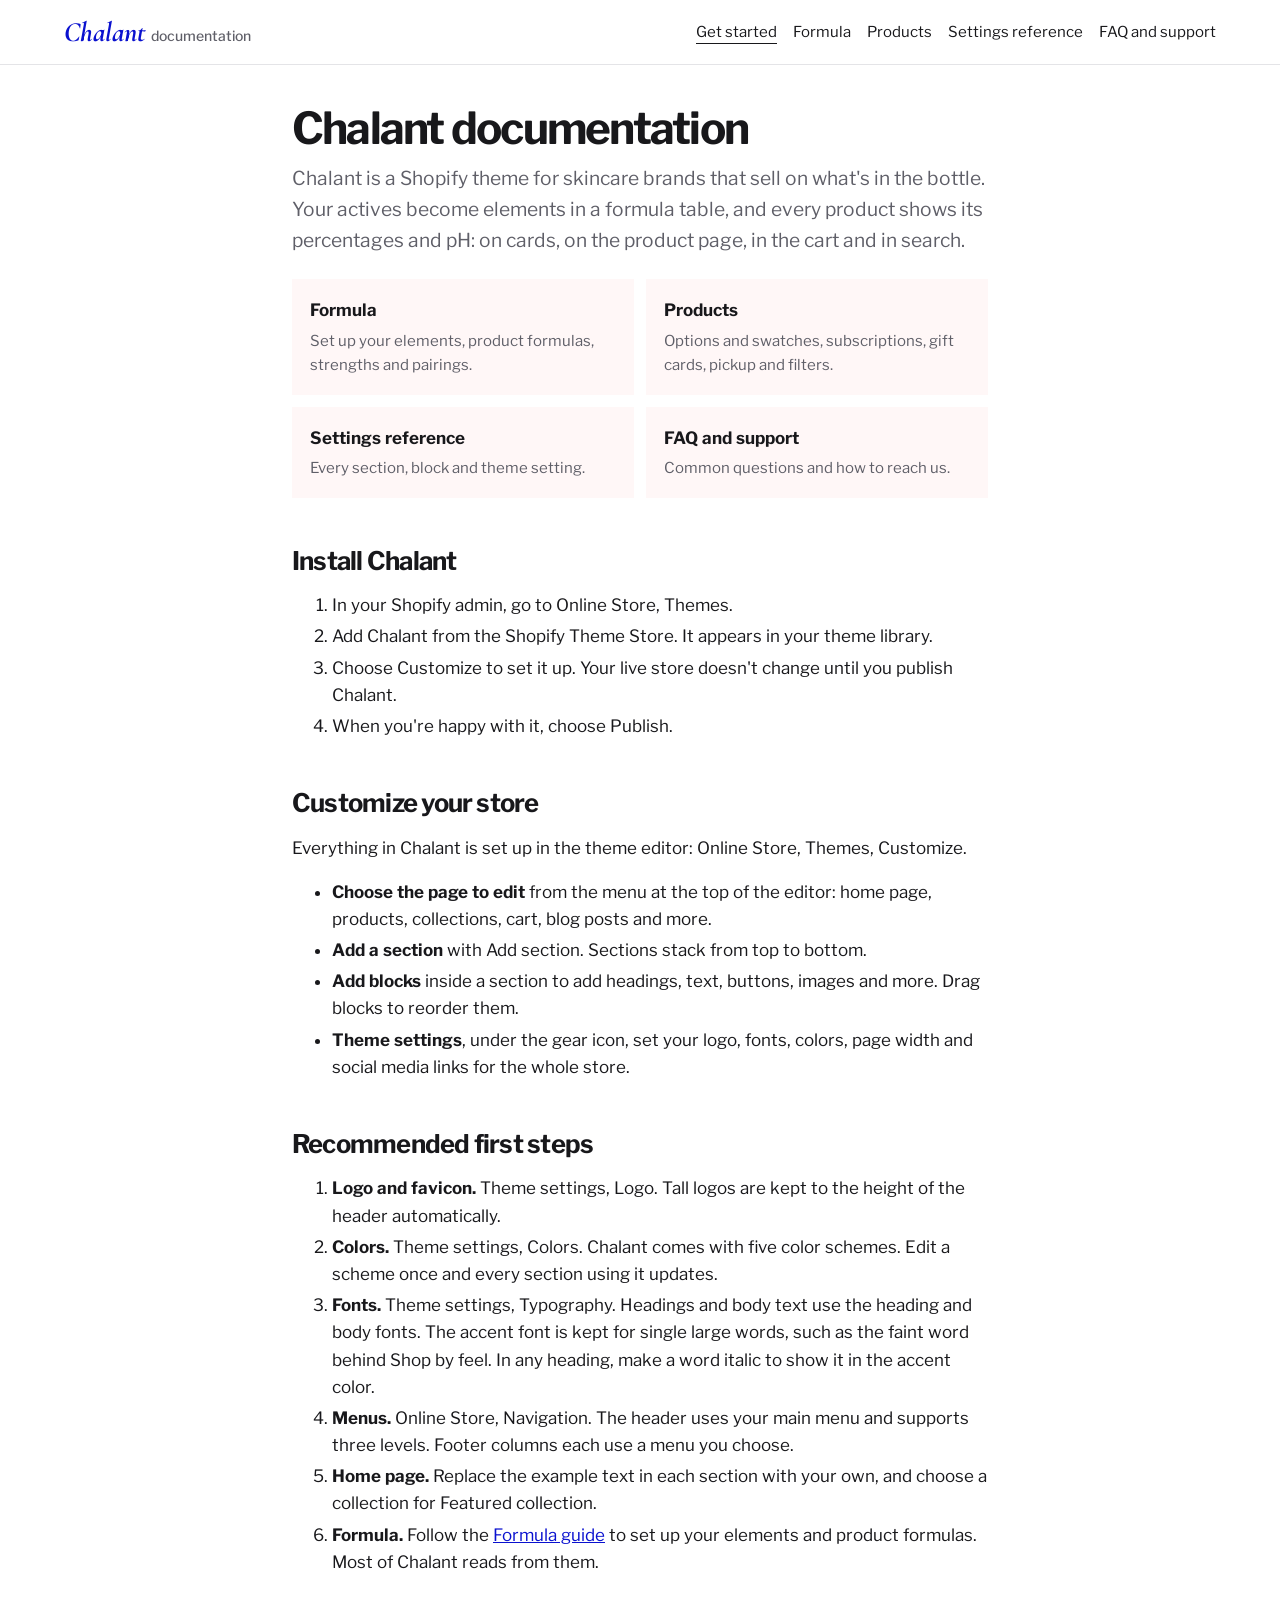
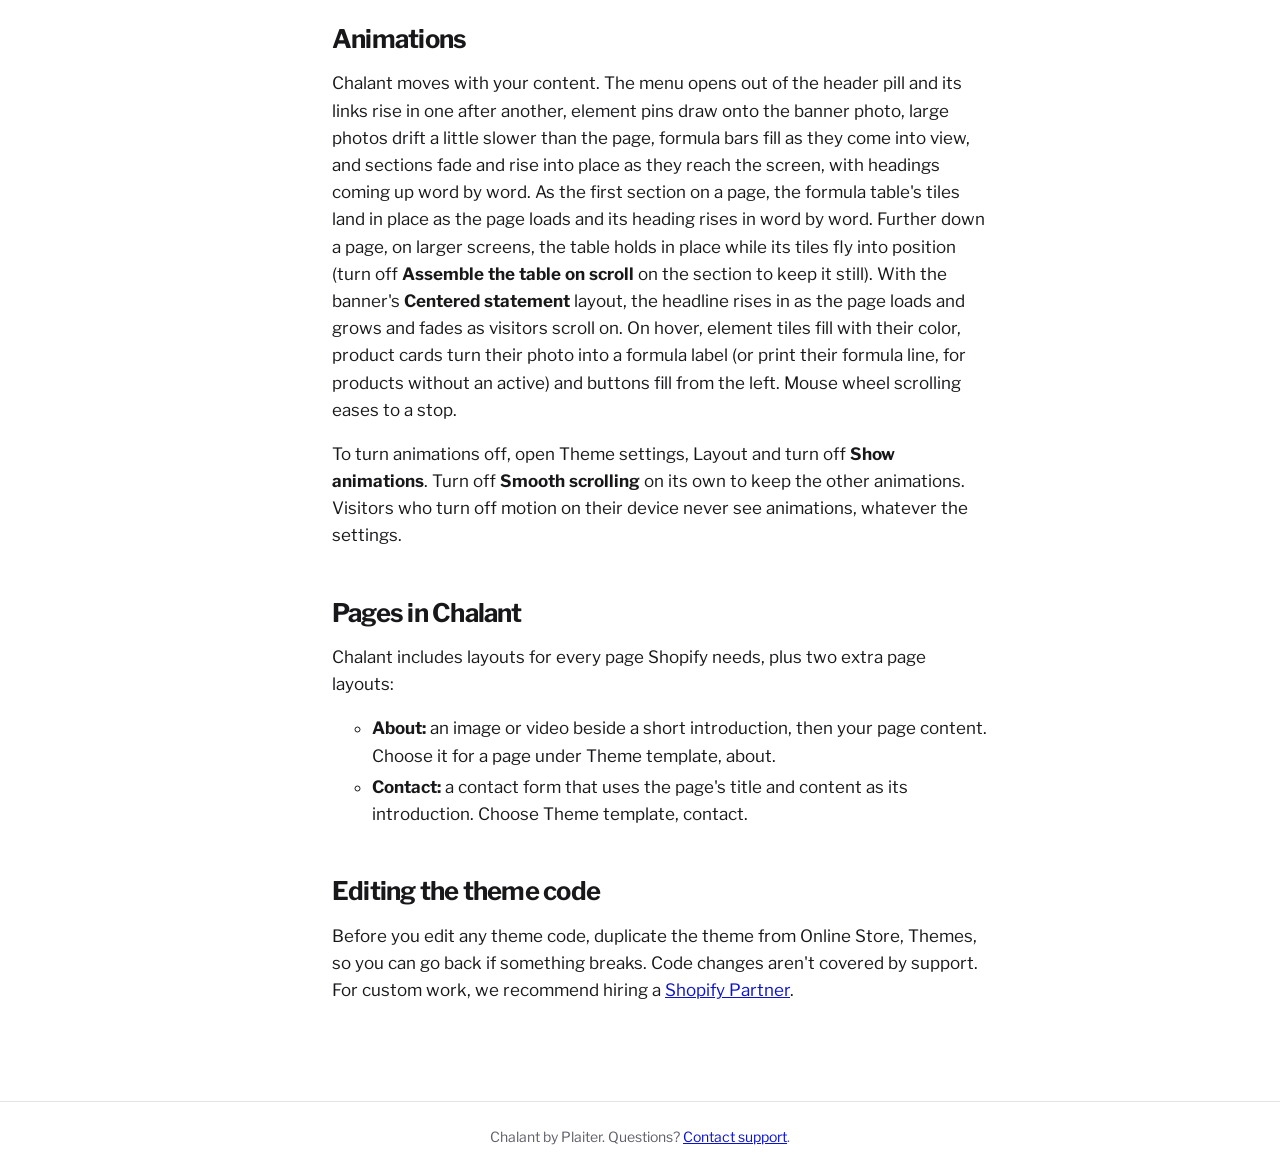
<file: index.html>
<!doctype html>
<html lang="en">
<head>
<meta charset="utf-8">
<meta name="viewport" content="width=device-width, initial-scale=1">
<title>Get started – Chalant documentation</title>
<meta name="description" content="Documentation for Chalant, a Shopify theme for skincare and beauty brands.">
<link rel="preconnect" href="https://fonts.googleapis.com">
<link rel="stylesheet" href="https://fonts.googleapis.com/css2?family=Cormorant:ital,wght@1,700&family=Libre+Franklin:wght@400;500;600;700&display=swap">
<link rel="stylesheet" href="style.css">
</head>
<body>
<a class="skip" href="#content">Skip to content</a>
<header class="top"><div class="top-inner"><a class="brand" href="index.html">Chalant<span>documentation</span></a><nav aria-label="Documentation"><a href="index.html" aria-current="page">Get started</a><a href="formula.html">Formula</a><a href="products.html">Products</a><a href="settings.html">Settings reference</a><a href="faq.html">FAQ and support</a></nav></div></header>
<main id="content">

<h1>Chalant documentation</h1>
<p class="lede">Chalant is a Shopify theme for skincare brands that sell on what's in the bottle. Your actives become elements in a formula table, and every product shows its percentages and pH: on cards, on the product page, in the cart and in search.</p>

<div class="cards">
  <a class="card" href="formula.html"><strong>Formula</strong><span>Set up your elements, product formulas, strengths and pairings.</span></a>
  <a class="card" href="products.html"><strong>Products</strong><span>Options and swatches, subscriptions, gift cards, pickup and filters.</span></a>
  <a class="card" href="settings.html"><strong>Settings reference</strong><span>Every section, block and theme setting.</span></a>
  <a class="card" href="faq.html"><strong>FAQ and support</strong><span>Common questions and how to reach us.</span></a>
</div>

<h2 id="install">Install Chalant</h2>
<ol>
  <li>In your Shopify admin, go to Online Store, Themes.</li>
  <li>Add Chalant from the Shopify Theme Store. It appears in your theme library.</li>
  <li>Choose Customize to set it up. Your live store doesn't change until you publish Chalant.</li>
  <li>When you're happy with it, choose Publish.</li>
</ol>

<h2 id="customize">Customize your store</h2>
<p>Everything in Chalant is set up in the theme editor: Online Store, Themes, Customize.</p>
<ul>
  <li><strong>Choose the page to edit</strong> from the menu at the top of the editor: home page, products, collections, cart, blog posts and more.</li>
  <li><strong>Add a section</strong> with Add section. Sections stack from top to bottom.</li>
  <li><strong>Add blocks</strong> inside a section to add headings, text, buttons, images and more. Drag blocks to reorder them.</li>
  <li><strong>Theme settings</strong>, under the gear icon, set your logo, fonts, colors, page width and social media links for the whole store.</li>
</ul>

<h2 id="first-steps">Recommended first steps</h2>
<ol>
  <li><strong>Logo and favicon.</strong> Theme settings, Logo. Tall logos are kept to the height of the header automatically.</li>
  <li><strong>Colors.</strong> Theme settings, Colors. Chalant comes with five color schemes. Edit a scheme once and every section using it updates.</li>
  <li><strong>Fonts.</strong> Theme settings, Typography. Headings and body text use the heading and body fonts. The accent font is kept for single large words, such as the faint word behind Shop by feel. In any heading, make a word italic to show it in the accent color.</li>
  <li><strong>Menus.</strong> Online Store, Navigation. The header uses your main menu and supports three levels. Footer columns each use a menu you choose.</li>
  <li><strong>Home page.</strong> Replace the example text in each section with your own, and choose a collection for Featured collection.</li>
  <li><strong>Formula.</strong> Follow the <a href="formula.html">Formula guide</a> to set up your elements and product formulas. Most of Chalant reads from them.</li>
</ul>

<h2 id="animations">Animations</h2>
<p>Chalant moves with your content. The menu opens out of the header pill and its links rise in one after another, element pins draw onto the banner photo, large photos drift a little slower than the page, formula bars fill as they come into view, and sections fade and rise into place as they reach the screen, with headings coming up word by word. As the first section on a page, the formula table's tiles land in place as the page loads and its heading rises in word by word. Further down a page, on larger screens, the table holds in place while its tiles fly into position (turn off <strong>Assemble the table on scroll</strong> on the section to keep it still). With the banner's <strong>Centered statement</strong> layout, the headline rises in as the page loads and grows and fades as visitors scroll on. On hover, element tiles fill with their color, product cards turn their photo into a formula label (or print their formula line, for products without an active) and buttons fill from the left. Mouse wheel scrolling eases to a stop.</p>
<p>To turn animations off, open Theme settings, Layout and turn off <strong>Show animations</strong>. Turn off <strong>Smooth scrolling</strong> on its own to keep the other animations. Visitors who turn off motion on their device never see animations, whatever the settings.</p>

<h2 id="templates">Pages in Chalant</h2>
<p>Chalant includes layouts for every page Shopify needs, plus two extra page layouts:</p>
<ul>
  <li><strong>About:</strong> an image or video beside a short introduction, then your page content. Choose it for a page under Theme template, about.</li>
  <li><strong>Contact:</strong> a contact form that uses the page's title and content as its introduction. Choose Theme template, contact.</li>
</ul>

<h2 id="code">Editing the theme code</h2>
<p>Before you edit any theme code, duplicate the theme from Online Store, Themes, so you can go back if something breaks. Code changes aren't covered by support. For custom work, we recommend hiring a <a href="https://www.shopify.com/partners/directory">Shopify Partner</a>.</p>

</main>
<footer>Chalant by Plaiter. Questions? <a href="https://form.jotform.com/262867756735071">Contact support</a>.</footer>
</body>
</html>
</file>
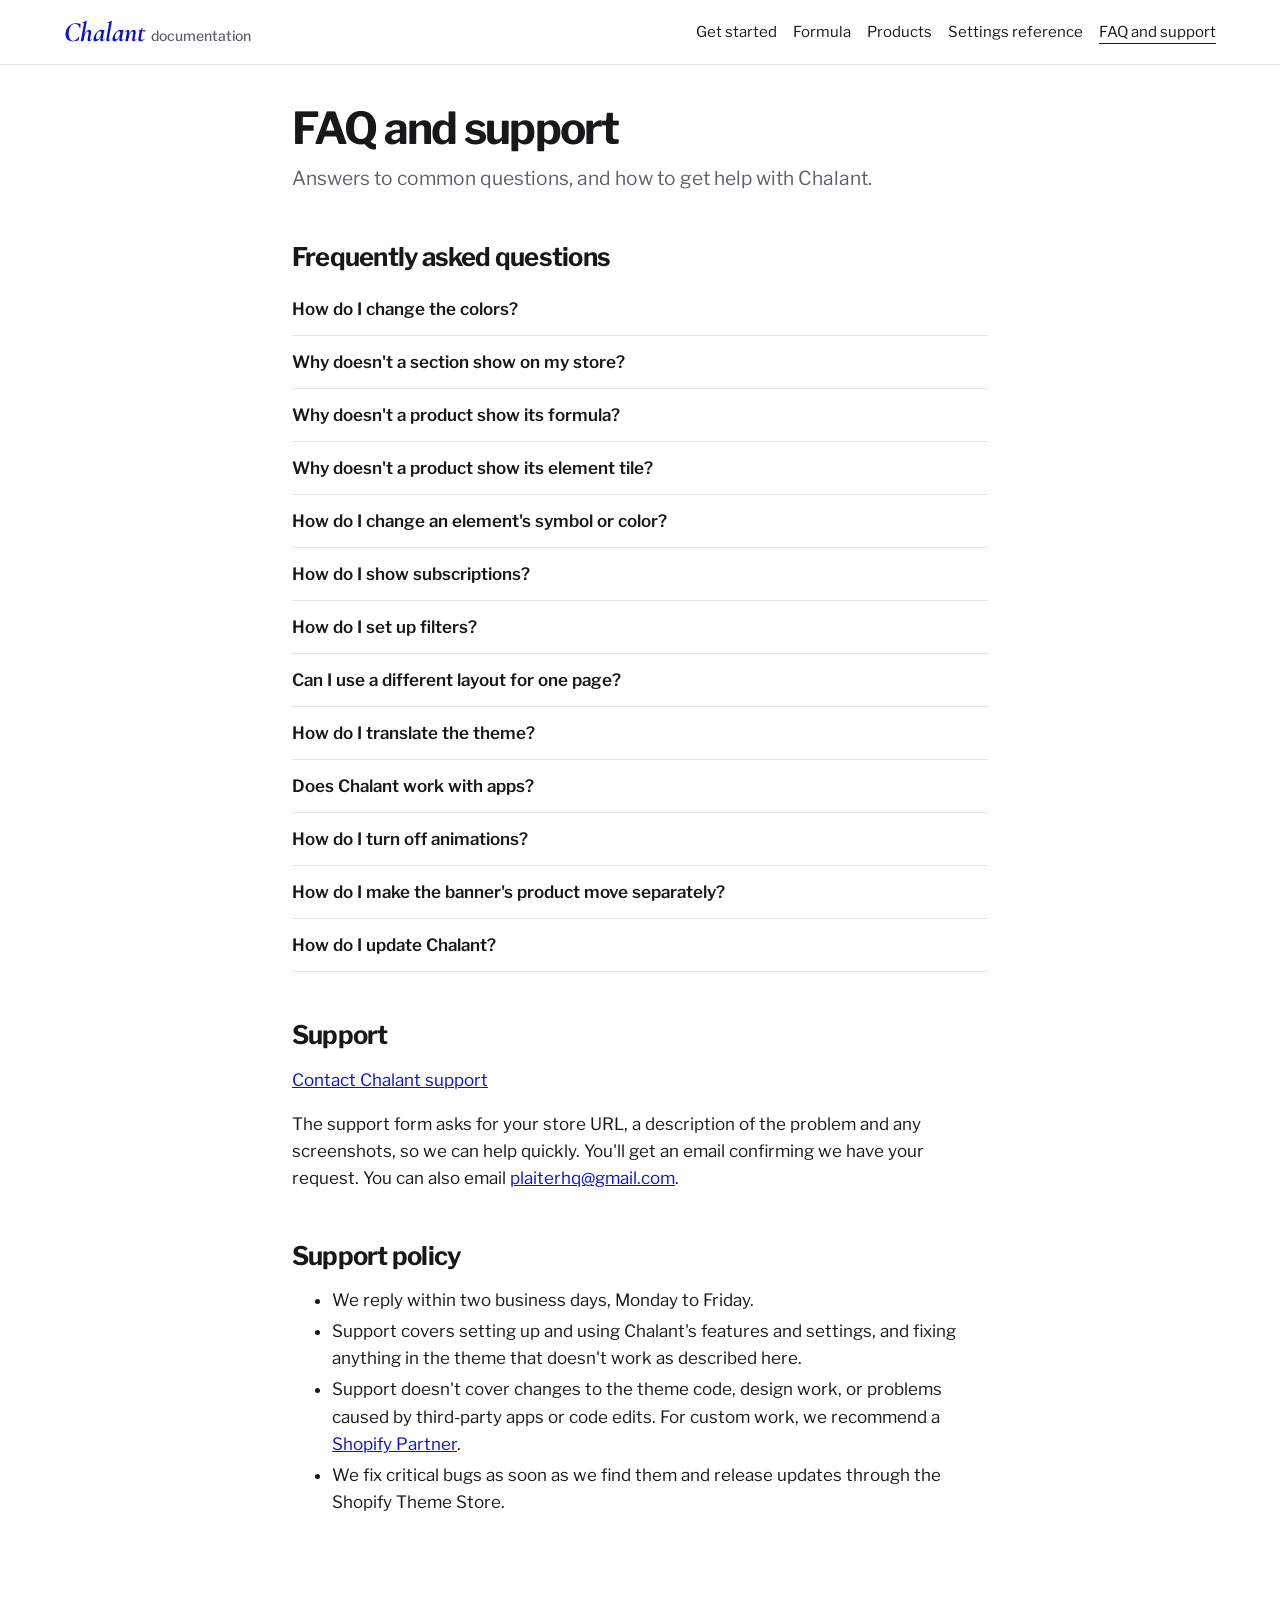
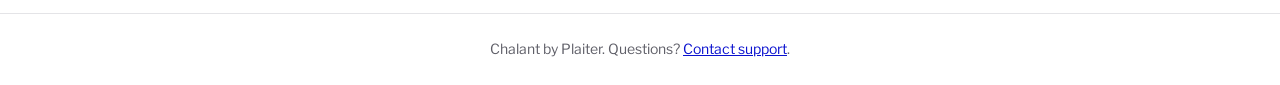
<file: faq.html>
<!doctype html>
<html lang="en">
<head>
<meta charset="utf-8">
<meta name="viewport" content="width=device-width, initial-scale=1">
<title>FAQ and support – Chalant documentation</title>
<meta name="description" content="Documentation for Chalant, a Shopify theme for skincare and beauty brands.">
<link rel="preconnect" href="https://fonts.googleapis.com">
<link rel="stylesheet" href="https://fonts.googleapis.com/css2?family=Cormorant:ital,wght@1,700&family=Libre+Franklin:wght@400;500;600;700&display=swap">
<link rel="stylesheet" href="style.css">
</head>
<body>
<a class="skip" href="#content">Skip to content</a>
<header class="top"><div class="top-inner"><a class="brand" href="index.html">Chalant<span>documentation</span></a><nav aria-label="Documentation"><a href="index.html">Get started</a><a href="formula.html">Formula</a><a href="products.html">Products</a><a href="settings.html">Settings reference</a><a href="faq.html" aria-current="page">FAQ and support</a></nav></div></header>
<main id="content">
<h1>FAQ and support</h1>
<p class="lede">Answers to common questions, and how to get help with Chalant.</p>
<h2 id="faq">Frequently asked questions</h2>
<details><summary>How do I change the colors?</summary><p>In the theme editor, open Theme settings, Colors. Edit a color scheme and every section using it updates. Each section has a Color scheme setting to pick which scheme it uses.</p></details>
<details><summary>Why doesn&#x27;t a section show on my store?</summary><p>Statistics, Testimonials and FAQ sections with no blocks, Pairs well with on a product with no pairings, the cart&#x27;s formula check on an empty cart, and a Featured collection whose collection is empty are hidden from shoppers. They still show in the theme editor so you can finish setting them up.</p></details>
<details><summary>Why doesn&#x27;t a product show its formula?</summary><p>Check that the product has the Formula metafield (chalant.formula) filled in with at least one ingredient whose role is active. See the Formula guide.</p></details>
<details><summary>Why doesn&#x27;t a product show its element tile?</summary><p>The product needs to be in one of the collections chosen as Element collections in Theme settings, Formula table.</p></details>
<details><summary>How do I change an element&#x27;s symbol or color?</summary><p>Add the Symbol and Tint metafields to the collection. Without them, the symbol is the first two letters of the title and the color comes from Chalant&#x27;s palette.</p></details>
<details><summary>How do I show subscriptions?</summary><p>Install a subscription app and add a subscription plan to the product. Purchase options appear on the product page automatically.</p></details>
<details><summary>How do I set up filters?</summary><p>Install Shopify&#x27;s Search and Discovery app and choose your filters there. Turn filtering on in the Collection and Search results sections.</p></details>
<details><summary>Can I use a different layout for one page?</summary><p>Yes. In the theme editor, create a template from the page menu at the top, set it up, then choose it for the page in your admin under Theme template.</p></details>
<details><summary>How do I translate the theme?</summary><p>Go to Online Store, Themes, then the menu next to Customize, Edit default theme content. Add languages in Settings, Languages, and use the Translate and Adapt app for content.</p></details>
<details><summary>Does Chalant work with apps?</summary><p>Yes. Product pages, featured products and most sections accept app blocks. Choose Add block, Apps in the theme editor. Apps that need code changes may need help from the app developer.</p></details>
<details><summary>How do I turn off animations?</summary><p>In Theme settings, Layout, turn off Show animations, or only Smooth scrolling. Visitors who reduce motion on their device never see animations.</p></details>
<details><summary>How do I make the banner&#x27;s product move separately?</summary><p>In the Image banner section, add a Foreground image: a transparent PNG the same size as the main image, with only the product on it. It drifts at its own speed as visitors scroll.</p></details>
<details><summary>How do I update Chalant?</summary><p>When a new version is released, Shopify shows it in your theme library. Updating adds the new version as a copy with your settings, so you can check it before publishing.</p></details>
<h2 id="support">Support</h2>
<p><a class="button" href="https://form.jotform.com/262867756735071">Contact Chalant support</a></p>
<p>The support form asks for your store URL, a description of the problem and any screenshots, so we can help quickly. You'll get an email confirming we have your request. You can also email <a href="mailto:plaiterhq@gmail.com">plaiterhq@gmail.com</a>.</p>

<h2 id="policy">Support policy</h2>
<ul>
  <li>We reply within two business days, Monday to Friday.</li>
  <li>Support covers setting up and using Chalant's features and settings, and fixing anything in the theme that doesn't work as described here.</li>
  <li>Support doesn't cover changes to the theme code, design work, or problems caused by third-party apps or code edits. For custom work, we recommend a <a href="https://www.shopify.com/partners/directory">Shopify Partner</a>.</li>
  <li>We fix critical bugs as soon as we find them and release updates through the Shopify Theme Store.</li>
</ul>

</main>
<footer>Chalant by Plaiter. Questions? <a href="https://form.jotform.com/262867756735071">Contact support</a>.</footer>
</body>
</html>
</file>
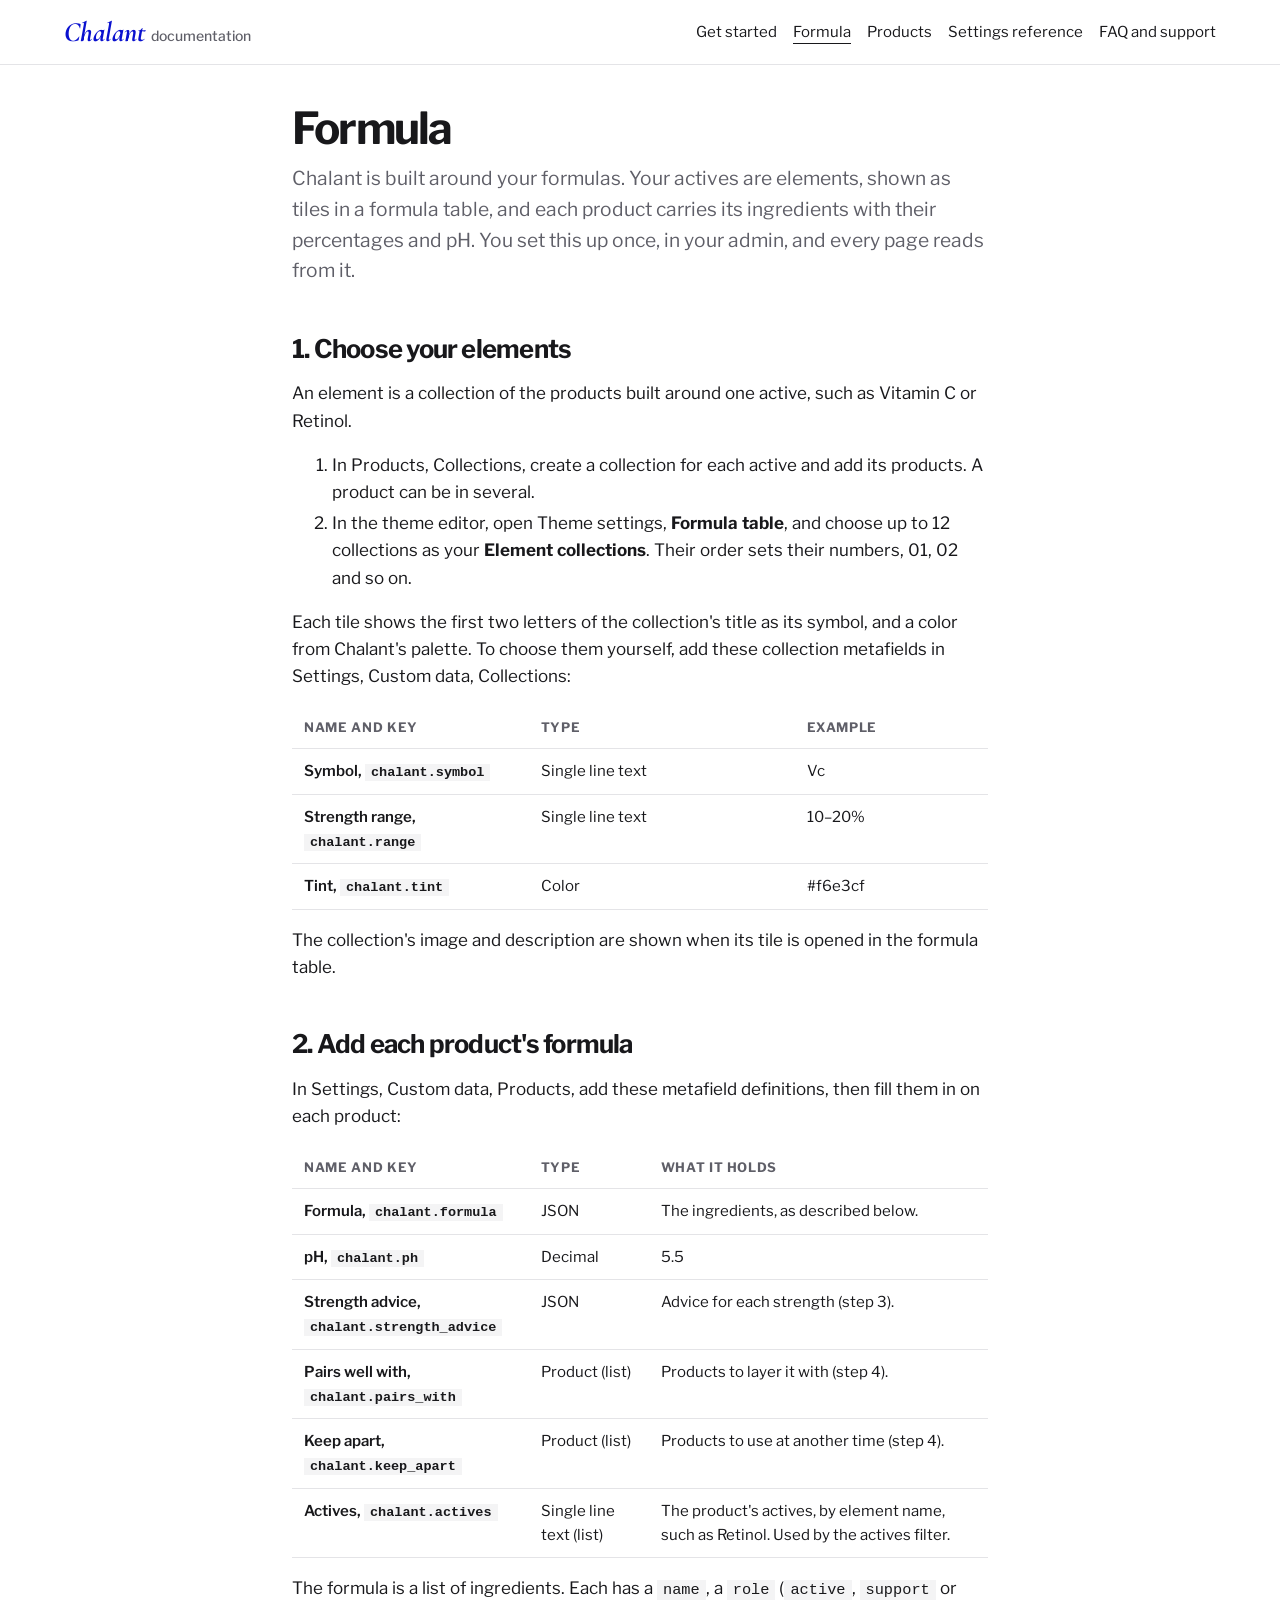
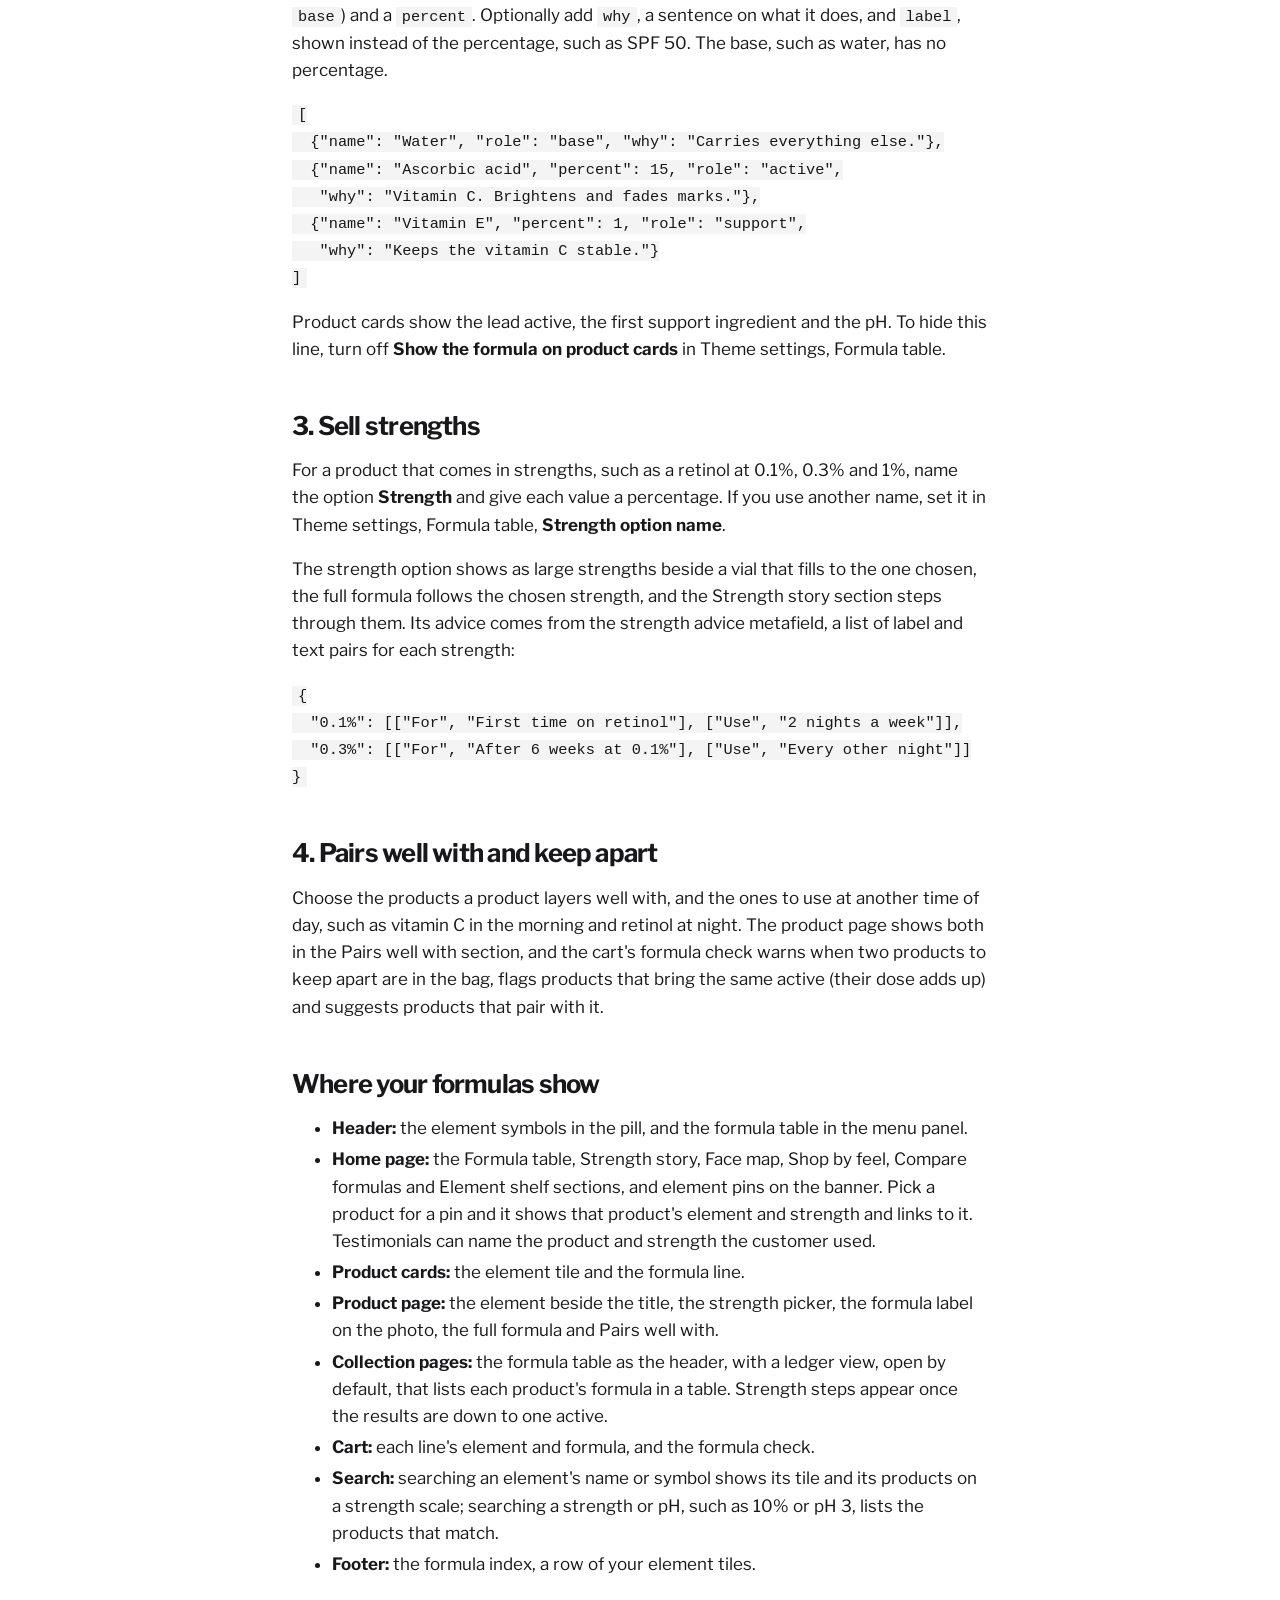
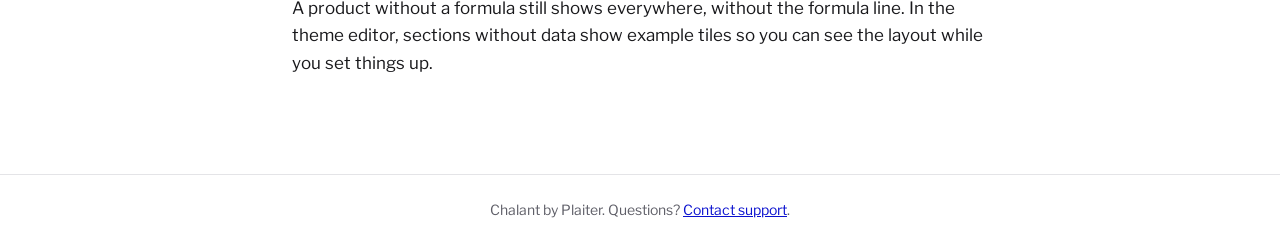
<file: formula.html>
<!doctype html>
<html lang="en">
<head>
<meta charset="utf-8">
<meta name="viewport" content="width=device-width, initial-scale=1">
<title>Formula – Chalant documentation</title>
<meta name="description" content="Documentation for Chalant, a Shopify theme for skincare and beauty brands.">
<link rel="preconnect" href="https://fonts.googleapis.com">
<link rel="stylesheet" href="https://fonts.googleapis.com/css2?family=Cormorant:ital,wght@1,700&family=Libre+Franklin:wght@400;500;600;700&display=swap">
<link rel="stylesheet" href="style.css">
</head>
<body>
<a class="skip" href="#content">Skip to content</a>
<header class="top"><div class="top-inner"><a class="brand" href="index.html">Chalant<span>documentation</span></a><nav aria-label="Documentation"><a href="index.html">Get started</a><a href="formula.html" aria-current="page">Formula</a><a href="products.html">Products</a><a href="settings.html">Settings reference</a><a href="faq.html">FAQ and support</a></nav></div></header>
<main id="content">

<h1>Formula</h1>
<p class="lede">Chalant is built around your formulas. Your actives are elements, shown as tiles in a formula table, and each product carries its ingredients with their percentages and pH. You set this up once, in your admin, and every page reads from it.</p>

<h2 id="elements">1. Choose your elements</h2>
<p>An element is a collection of the products built around one active, such as Vitamin C or Retinol.</p>
<ol>
  <li>In Products, Collections, create a collection for each active and add its products. A product can be in several.</li>
  <li>In the theme editor, open Theme settings, <strong>Formula table</strong>, and choose up to 12 collections as your <strong>Element collections</strong>. Their order sets their numbers, 01, 02 and so on.</li>
</ol>
<p>Each tile shows the first two letters of the collection's title as its symbol, and a color from Chalant's palette. To choose them yourself, add these collection metafields in Settings, Custom data, Collections:</p>
<div class="table"><table><thead><tr><th scope="col">Name and key</th><th scope="col">Type</th><th scope="col">Example</th></tr></thead><tbody>
<tr><th scope="row">Symbol, <code>chalant.symbol</code></th><td>Single line text</td><td>Vc</td></tr>
<tr><th scope="row">Strength range, <code>chalant.range</code></th><td>Single line text</td><td>10&ndash;20%</td></tr>
<tr><th scope="row">Tint, <code>chalant.tint</code></th><td>Color</td><td>#f6e3cf</td></tr>
</tbody></table></div>
<p>The collection's image and description are shown when its tile is opened in the formula table.</p>

<h2 id="formula">2. Add each product's formula</h2>
<p>In Settings, Custom data, Products, add these metafield definitions, then fill them in on each product:</p>
<div class="table"><table><thead><tr><th scope="col">Name and key</th><th scope="col">Type</th><th scope="col">What it holds</th></tr></thead><tbody>
<tr><th scope="row">Formula, <code>chalant.formula</code></th><td>JSON</td><td>The ingredients, as described below.</td></tr>
<tr><th scope="row">pH, <code>chalant.ph</code></th><td>Decimal</td><td>5.5</td></tr>
<tr><th scope="row">Strength advice, <code>chalant.strength_advice</code></th><td>JSON</td><td>Advice for each strength (step 3).</td></tr>
<tr><th scope="row">Pairs well with, <code>chalant.pairs_with</code></th><td>Product (list)</td><td>Products to layer it with (step 4).</td></tr>
<tr><th scope="row">Keep apart, <code>chalant.keep_apart</code></th><td>Product (list)</td><td>Products to use at another time (step 4).</td></tr>
<tr><th scope="row">Actives, <code>chalant.actives</code></th><td>Single line text (list)</td><td>The product's actives, by element name, such as Retinol. Used by the actives filter.</td></tr>
</tbody></table></div>
<p>The formula is a list of ingredients. Each has a <code>name</code>, a <code>role</code> (<code>active</code>, <code>support</code> or <code>base</code>) and a <code>percent</code>. Optionally add <code>why</code>, a sentence on what it does, and <code>label</code>, shown instead of the percentage, such as SPF 50. The base, such as water, has no percentage.</p>
<pre><code>[
  {"name": "Water", "role": "base", "why": "Carries everything else."},
  {"name": "Ascorbic acid", "percent": 15, "role": "active",
   "why": "Vitamin C. Brightens and fades marks."},
  {"name": "Vitamin E", "percent": 1, "role": "support",
   "why": "Keeps the vitamin C stable."}
]</code></pre>
<p>Product cards show the lead active, the first support ingredient and the pH. To hide this line, turn off <strong>Show the formula on product cards</strong> in Theme settings, Formula table.</p>

<h2 id="strengths">3. Sell strengths</h2>
<p>For a product that comes in strengths, such as a retinol at 0.1%, 0.3% and 1%, name the option <strong>Strength</strong> and give each value a percentage. If you use another name, set it in Theme settings, Formula table, <strong>Strength option name</strong>.</p>
<p>The strength option shows as large strengths beside a vial that fills to the one chosen, the full formula follows the chosen strength, and the Strength story section steps through them. Its advice comes from the strength advice metafield, a list of label and text pairs for each strength:</p>
<pre><code>{
  "0.1%": [["For", "First time on retinol"], ["Use", "2 nights a week"]],
  "0.3%": [["For", "After 6 weeks at 0.1%"], ["Use", "Every other night"]]
}</code></pre>

<h2 id="pairs">4. Pairs well with and keep apart</h2>
<p>Choose the products a product layers well with, and the ones to use at another time of day, such as vitamin C in the morning and retinol at night. The product page shows both in the Pairs well with section, and the cart's formula check warns when two products to keep apart are in the bag, flags products that bring the same active (their dose adds up) and suggests products that pair with it.</p>

<h2 id="where">Where your formulas show</h2>
<ul>
  <li><strong>Header:</strong> the element symbols in the pill, and the formula table in the menu panel.</li>
  <li><strong>Home page:</strong> the Formula table, Strength story, Face map, Shop by feel, Compare formulas and Element shelf sections, and element pins on the banner. Pick a product for a pin and it shows that product's element and strength and links to it. Testimonials can name the product and strength the customer used.</li>
  <li><strong>Product cards:</strong> the element tile and the formula line.</li>
  <li><strong>Product page:</strong> the element beside the title, the strength picker, the formula label on the photo, the full formula and Pairs well with.</li>
  <li><strong>Collection pages:</strong> the formula table as the header, with a ledger view, open by default, that lists each product's formula in a table. Strength steps appear once the results are down to one active.</li>
  <li><strong>Cart:</strong> each line's element and formula, and the formula check.</li>
  <li><strong>Search:</strong> searching an element's name or symbol shows its tile and its products on a strength scale; searching a strength or pH, such as 10% or pH 3, lists the products that match.</li>
  <li><strong>Footer:</strong> the formula index, a row of your element tiles.</li>
</ul>
<p>A product without a formula still shows everywhere, without the formula line. In the theme editor, sections without data show example tiles so you can see the layout while you set things up.</p>

</main>
<footer>Chalant by Plaiter. Questions? <a href="https://form.jotform.com/262867756735071">Contact support</a>.</footer>
</body>
</html>
</file>
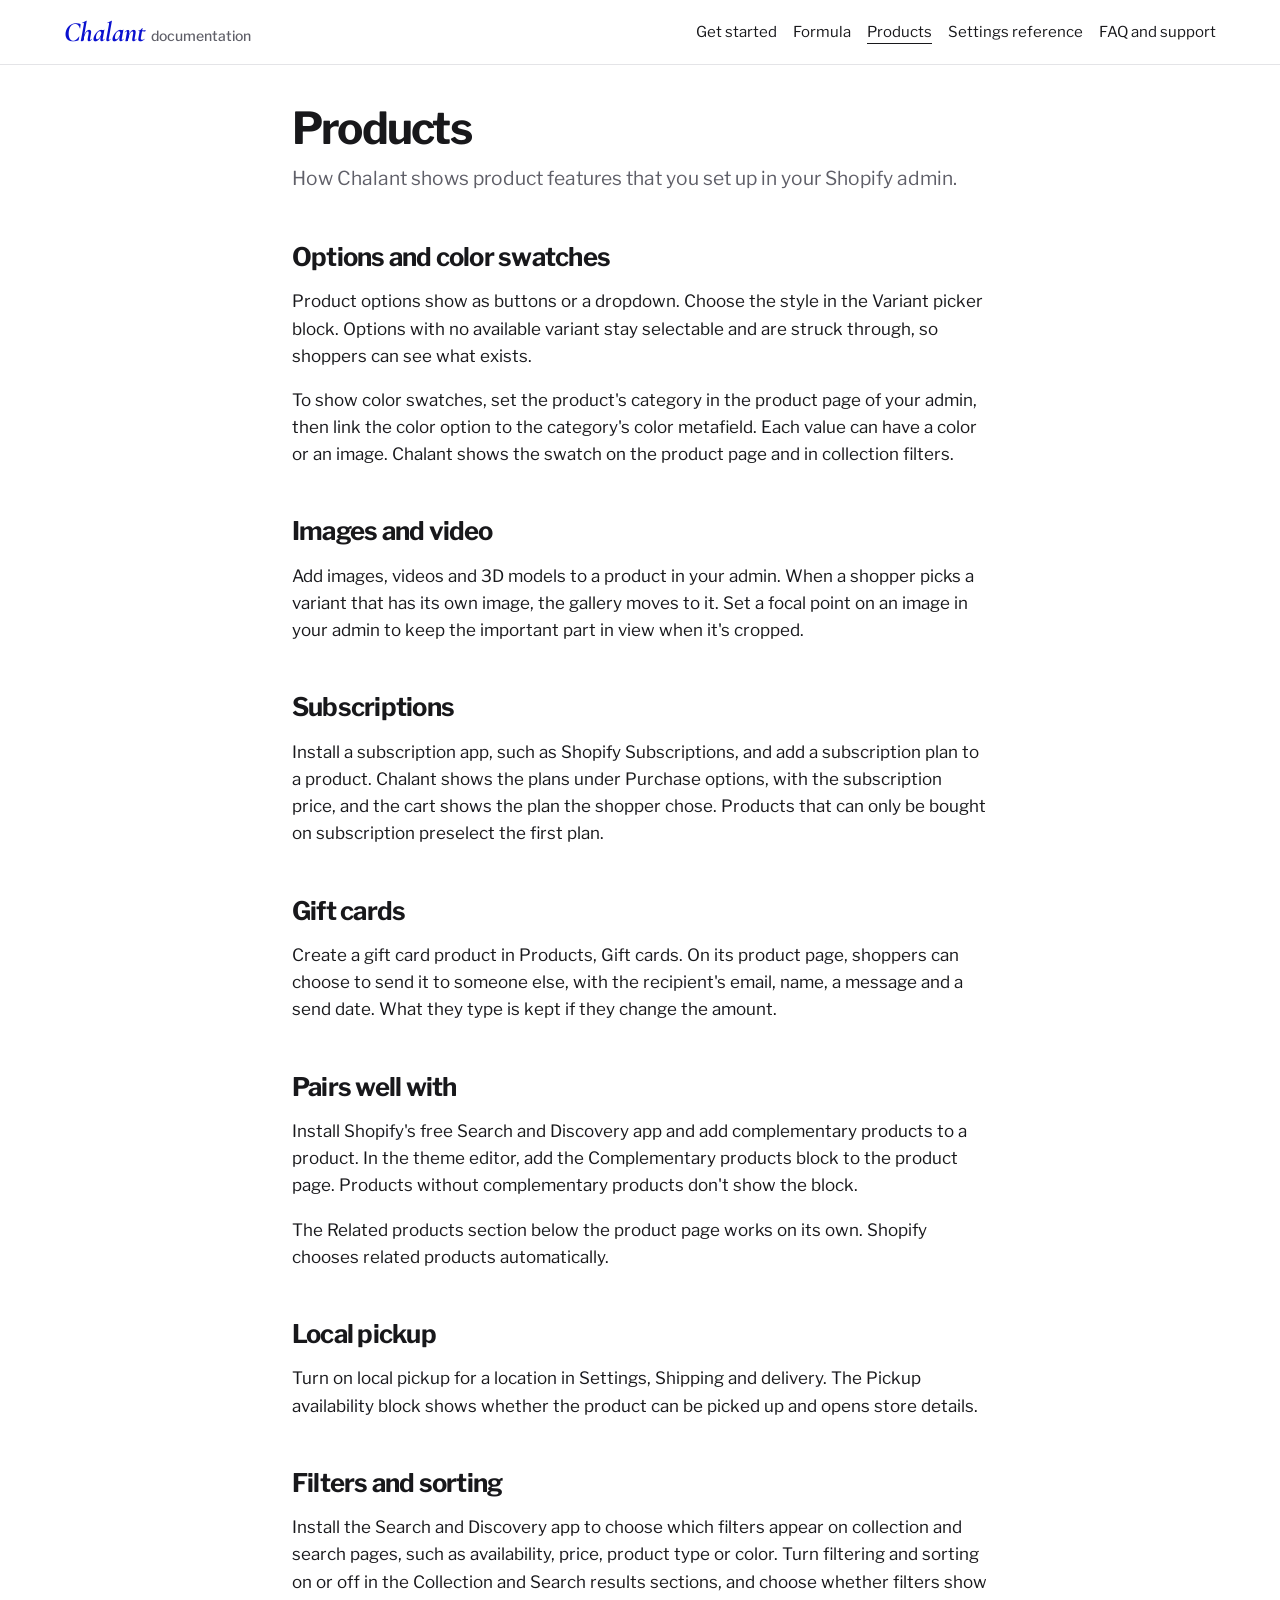
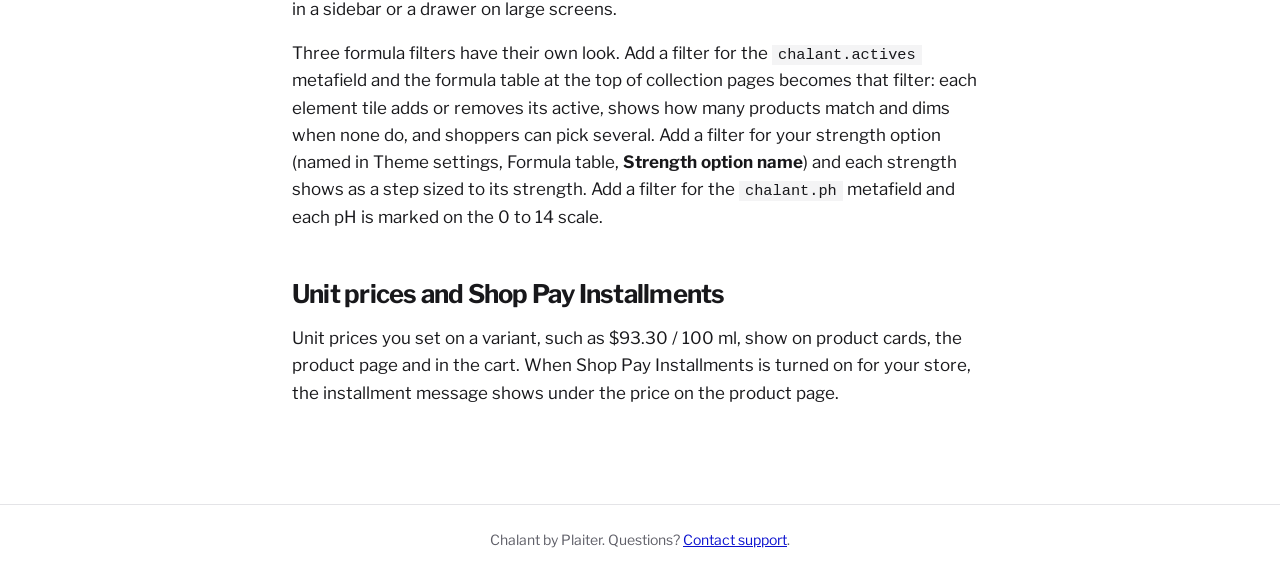
<file: products.html>
<!doctype html>
<html lang="en">
<head>
<meta charset="utf-8">
<meta name="viewport" content="width=device-width, initial-scale=1">
<title>Products – Chalant documentation</title>
<meta name="description" content="Documentation for Chalant, a Shopify theme for skincare and beauty brands.">
<link rel="preconnect" href="https://fonts.googleapis.com">
<link rel="stylesheet" href="https://fonts.googleapis.com/css2?family=Cormorant:ital,wght@1,700&family=Libre+Franklin:wght@400;500;600;700&display=swap">
<link rel="stylesheet" href="style.css">
</head>
<body>
<a class="skip" href="#content">Skip to content</a>
<header class="top"><div class="top-inner"><a class="brand" href="index.html">Chalant<span>documentation</span></a><nav aria-label="Documentation"><a href="index.html">Get started</a><a href="formula.html">Formula</a><a href="products.html" aria-current="page">Products</a><a href="settings.html">Settings reference</a><a href="faq.html">FAQ and support</a></nav></div></header>
<main id="content">

<h1>Products</h1>
<p class="lede">How Chalant shows product features that you set up in your Shopify admin.</p>

<h2 id="options">Options and color swatches</h2>
<p>Product options show as buttons or a dropdown. Choose the style in the Variant picker block. Options with no available variant stay selectable and are struck through, so shoppers can see what exists.</p>
<p>To show color swatches, set the product's category in the product page of your admin, then link the color option to the category's color metafield. Each value can have a color or an image. Chalant shows the swatch on the product page and in collection filters.</p>

<h2 id="media">Images and video</h2>
<p>Add images, videos and 3D models to a product in your admin. When a shopper picks a variant that has its own image, the gallery moves to it. Set a focal point on an image in your admin to keep the important part in view when it's cropped.</p>

<h2 id="subscriptions">Subscriptions</h2>
<p>Install a subscription app, such as Shopify Subscriptions, and add a subscription plan to a product. Chalant shows the plans under Purchase options, with the subscription price, and the cart shows the plan the shopper chose. Products that can only be bought on subscription preselect the first plan.</p>

<h2 id="gift-cards">Gift cards</h2>
<p>Create a gift card product in Products, Gift cards. On its product page, shoppers can choose to send it to someone else, with the recipient's email, name, a message and a send date. What they type is kept if they change the amount.</p>

<h2 id="pairs">Pairs well with</h2>
<p>Install Shopify's free Search and Discovery app and add complementary products to a product. In the theme editor, add the Complementary products block to the product page. Products without complementary products don't show the block.</p>
<p>The Related products section below the product page works on its own. Shopify chooses related products automatically.</p>

<h2 id="pickup">Local pickup</h2>
<p>Turn on local pickup for a location in Settings, Shipping and delivery. The Pickup availability block shows whether the product can be picked up and opens store details.</p>

<h2 id="filters">Filters and sorting</h2>
<p>Install the Search and Discovery app to choose which filters appear on collection and search pages, such as availability, price, product type or color. Turn filtering and sorting on or off in the Collection and Search results sections, and choose whether filters show in a sidebar or a drawer on large screens.</p>
<p>Three formula filters have their own look. Add a filter for the <code>chalant.actives</code> metafield and the formula table at the top of collection pages becomes that filter: each element tile adds or removes its active, shows how many products match and dims when none do, and shoppers can pick several. Add a filter for your strength option (named in Theme settings, Formula table, <strong>Strength option name</strong>) and each strength shows as a step sized to its strength. Add a filter for the <code>chalant.ph</code> metafield and each pH is marked on the 0 to 14 scale.</p>

<h2 id="unit-price">Unit prices and Shop Pay Installments</h2>
<p>Unit prices you set on a variant, such as $93.30 / 100 ml, show on product cards, the product page and in the cart. When Shop Pay Installments is turned on for your store, the installment message shows under the price on the product page.</p>

</main>
<footer>Chalant by Plaiter. Questions? <a href="https://form.jotform.com/262867756735071">Contact support</a>.</footer>
</body>
</html>
</file>
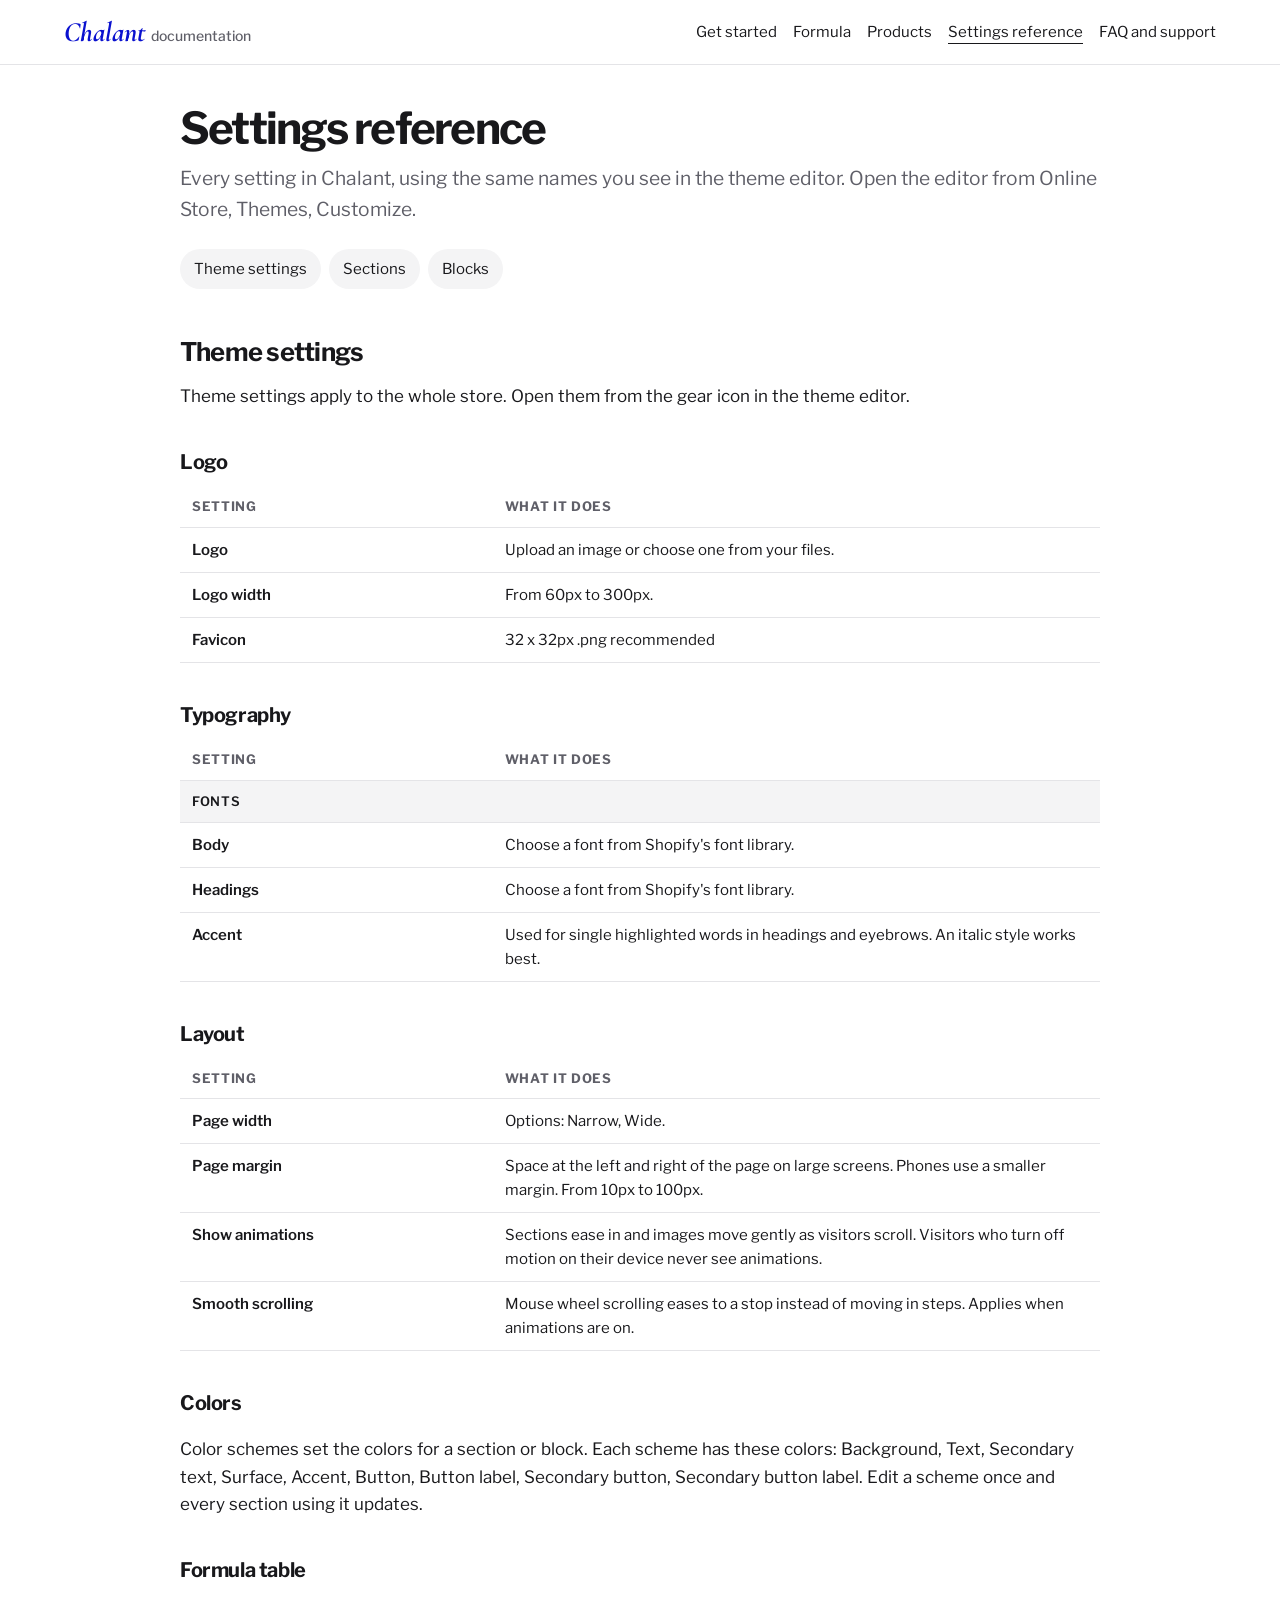
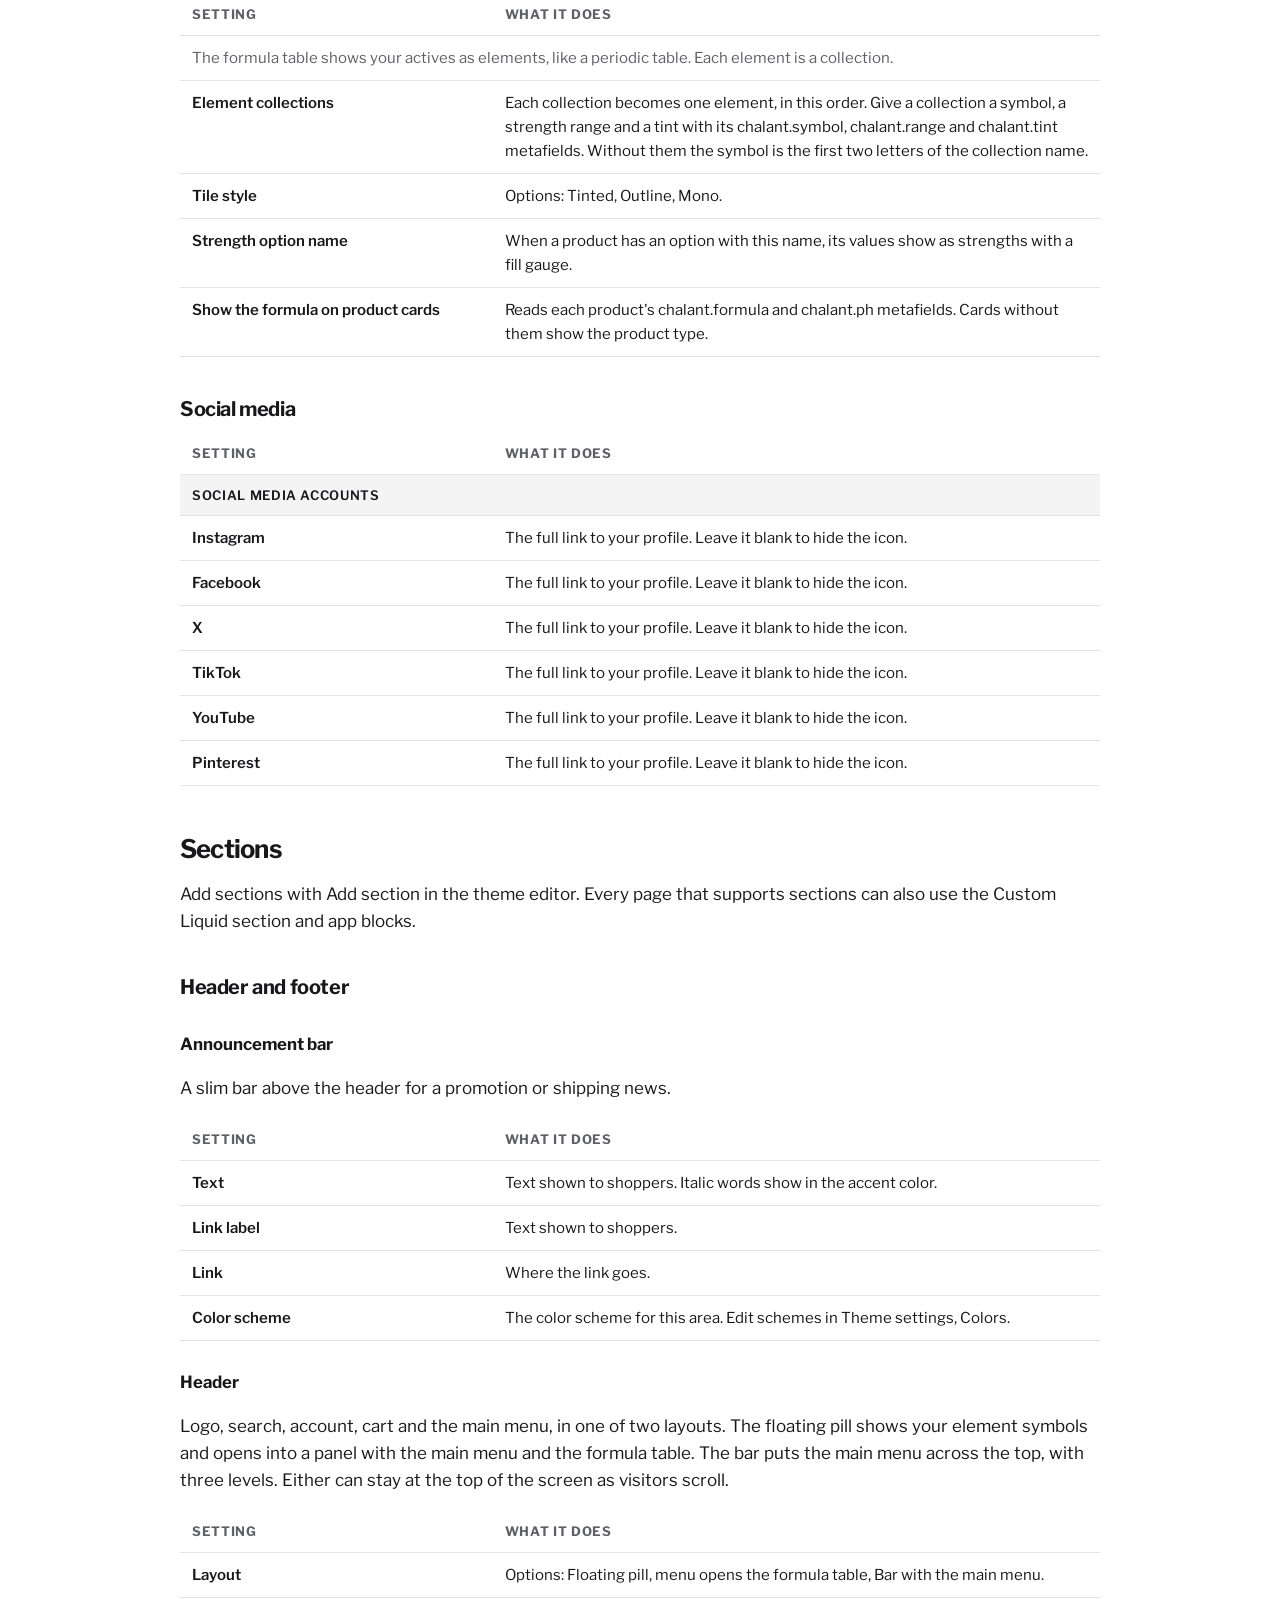
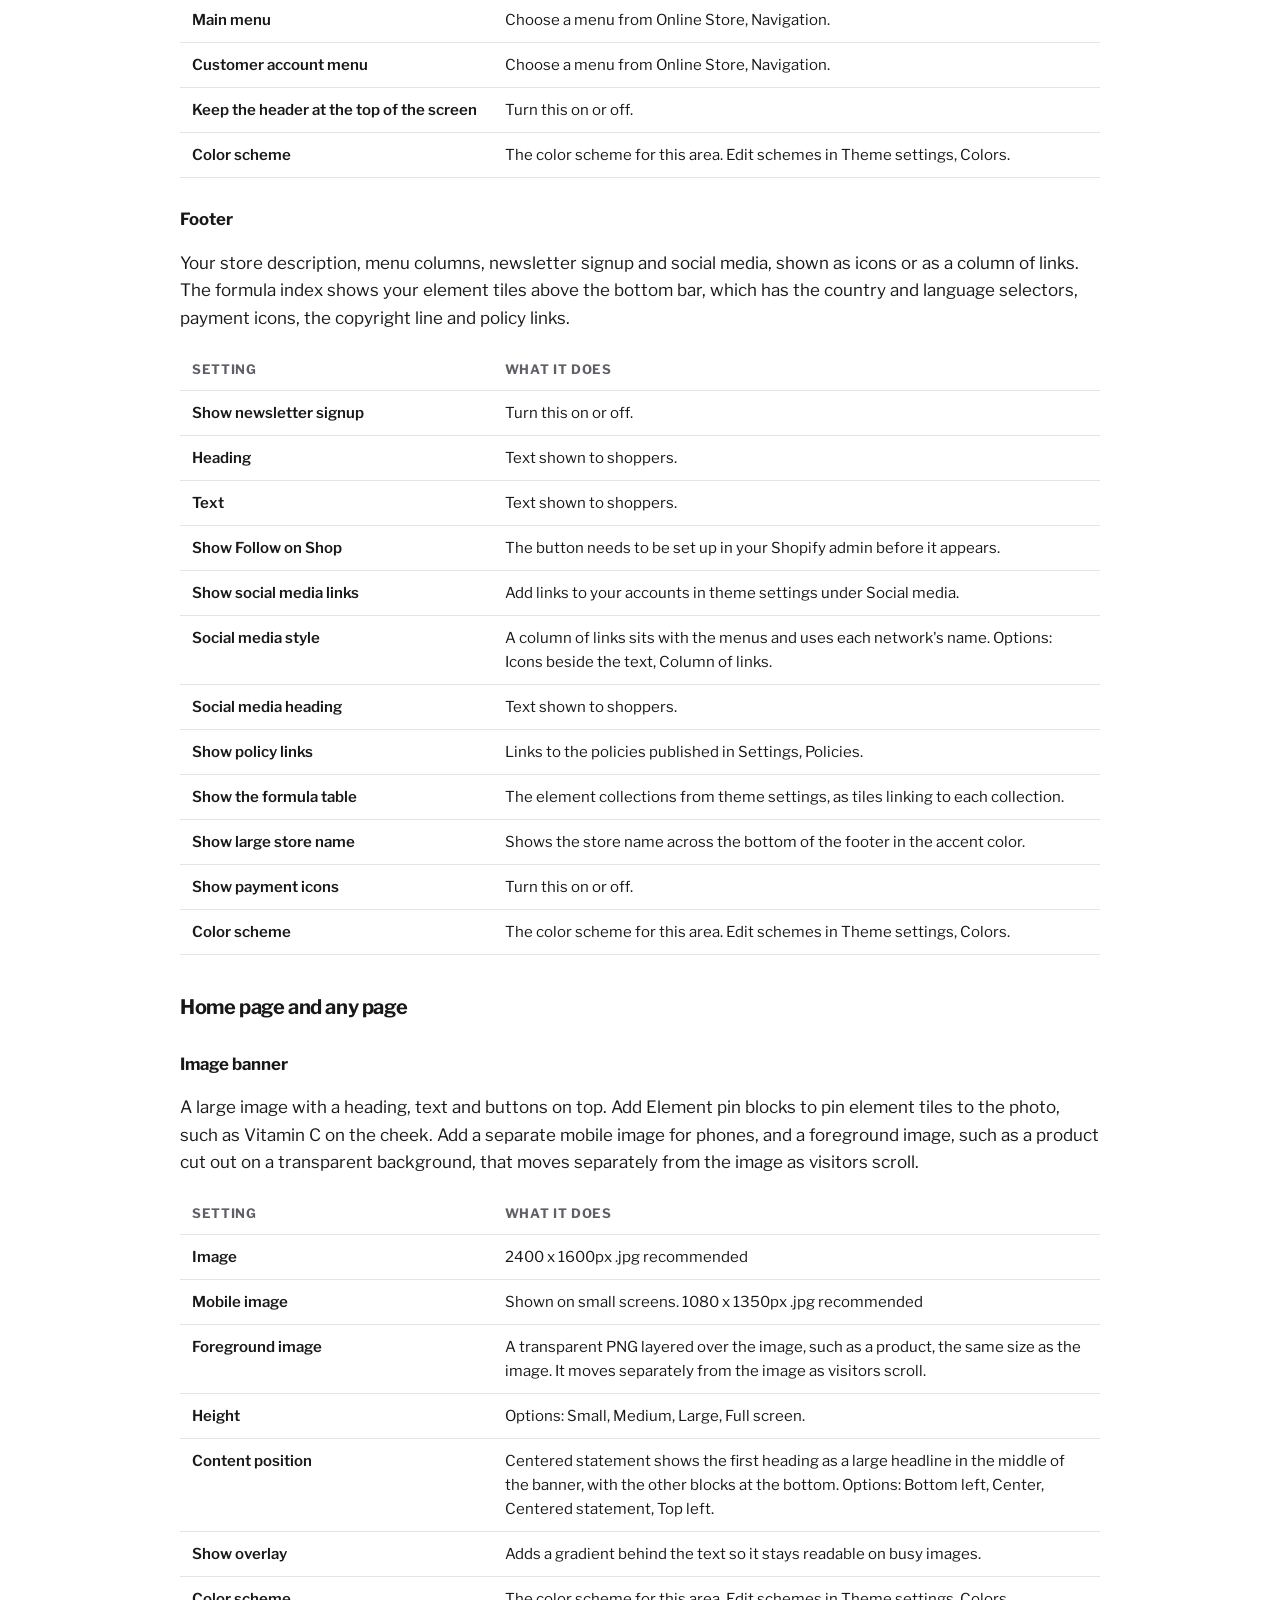
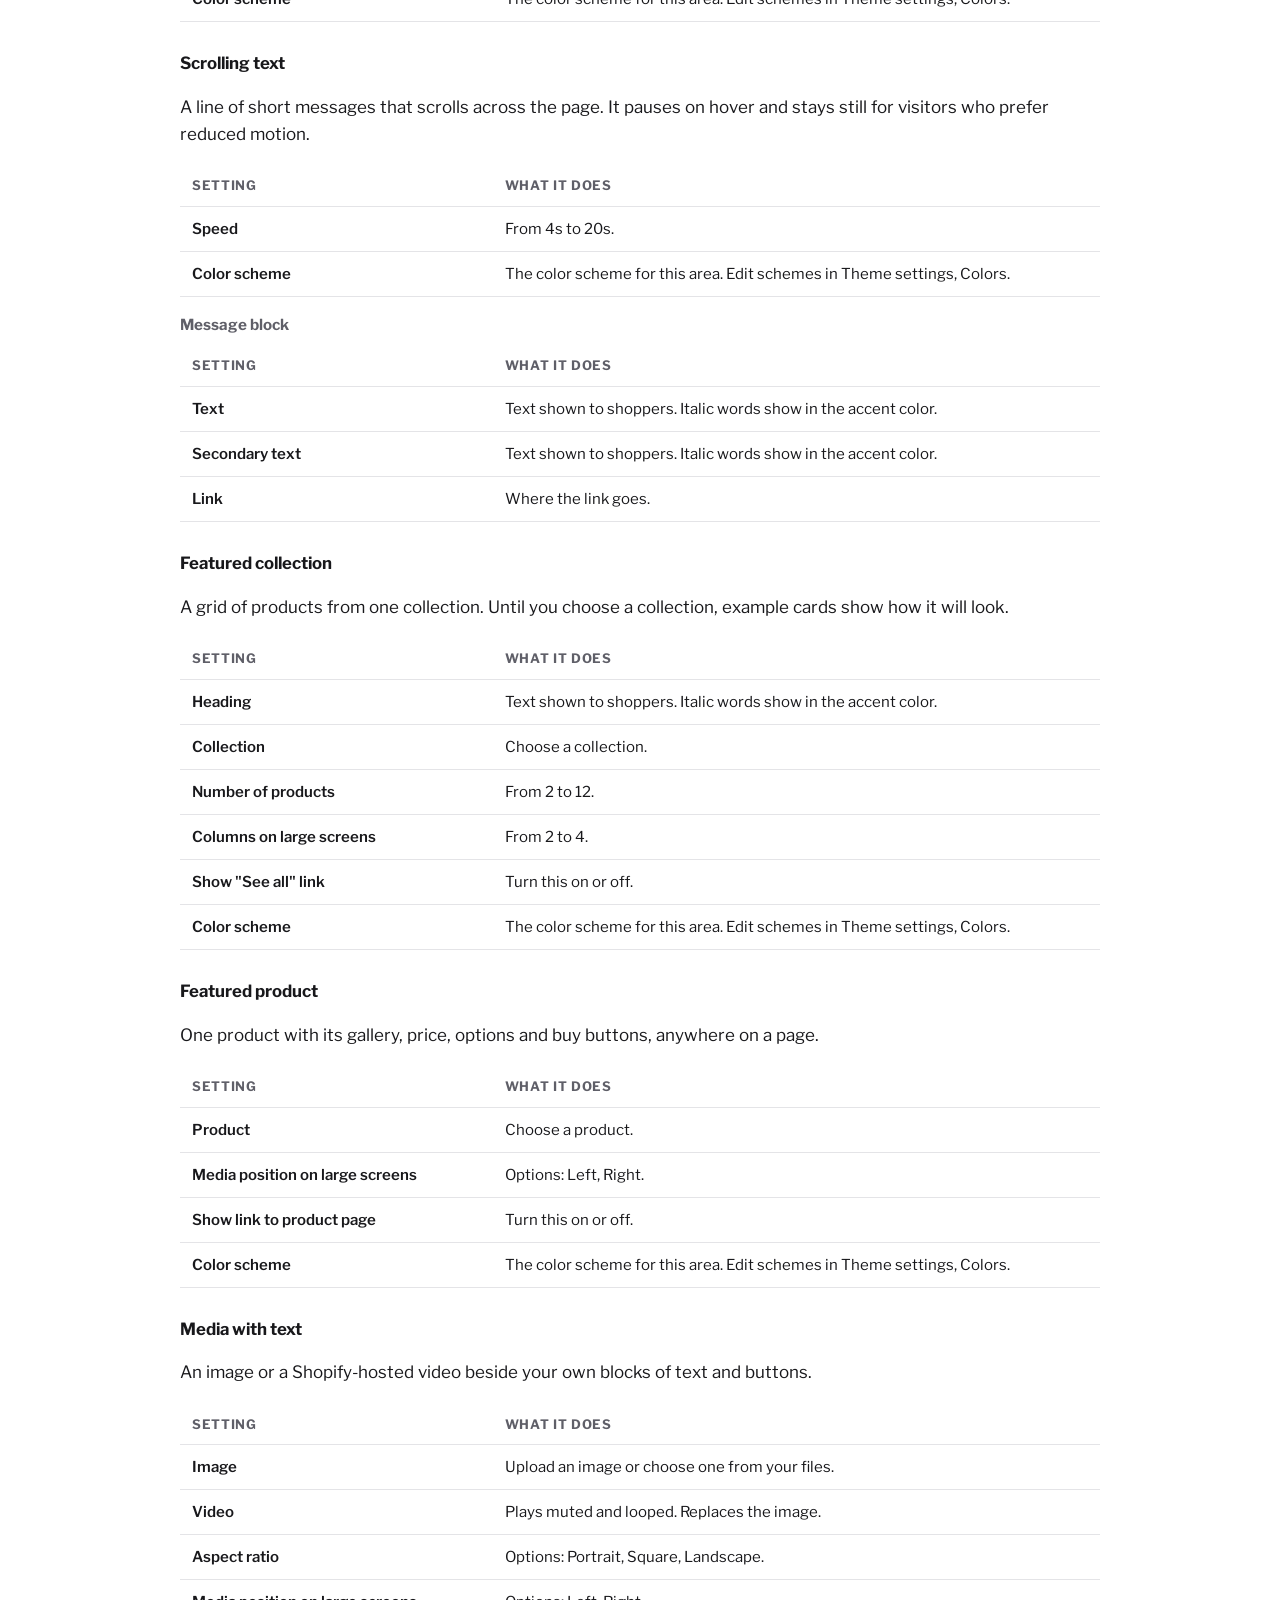
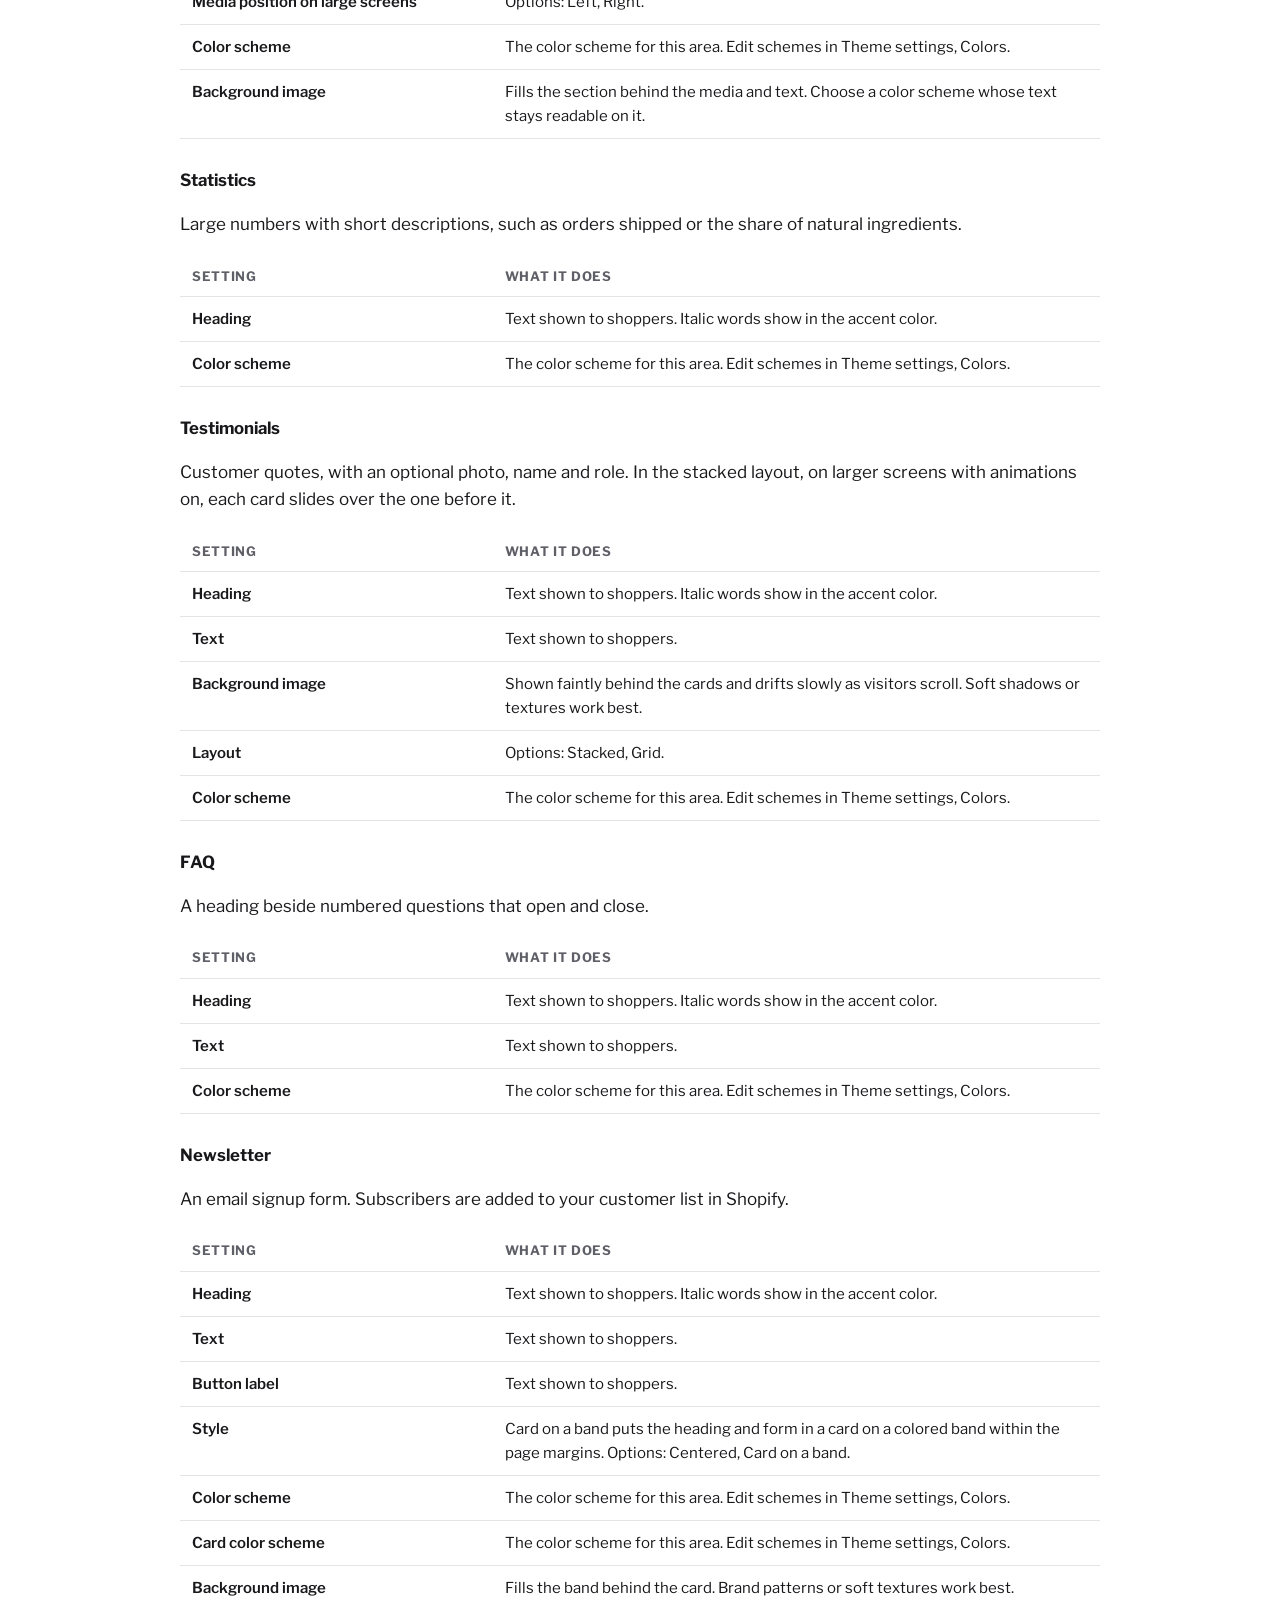
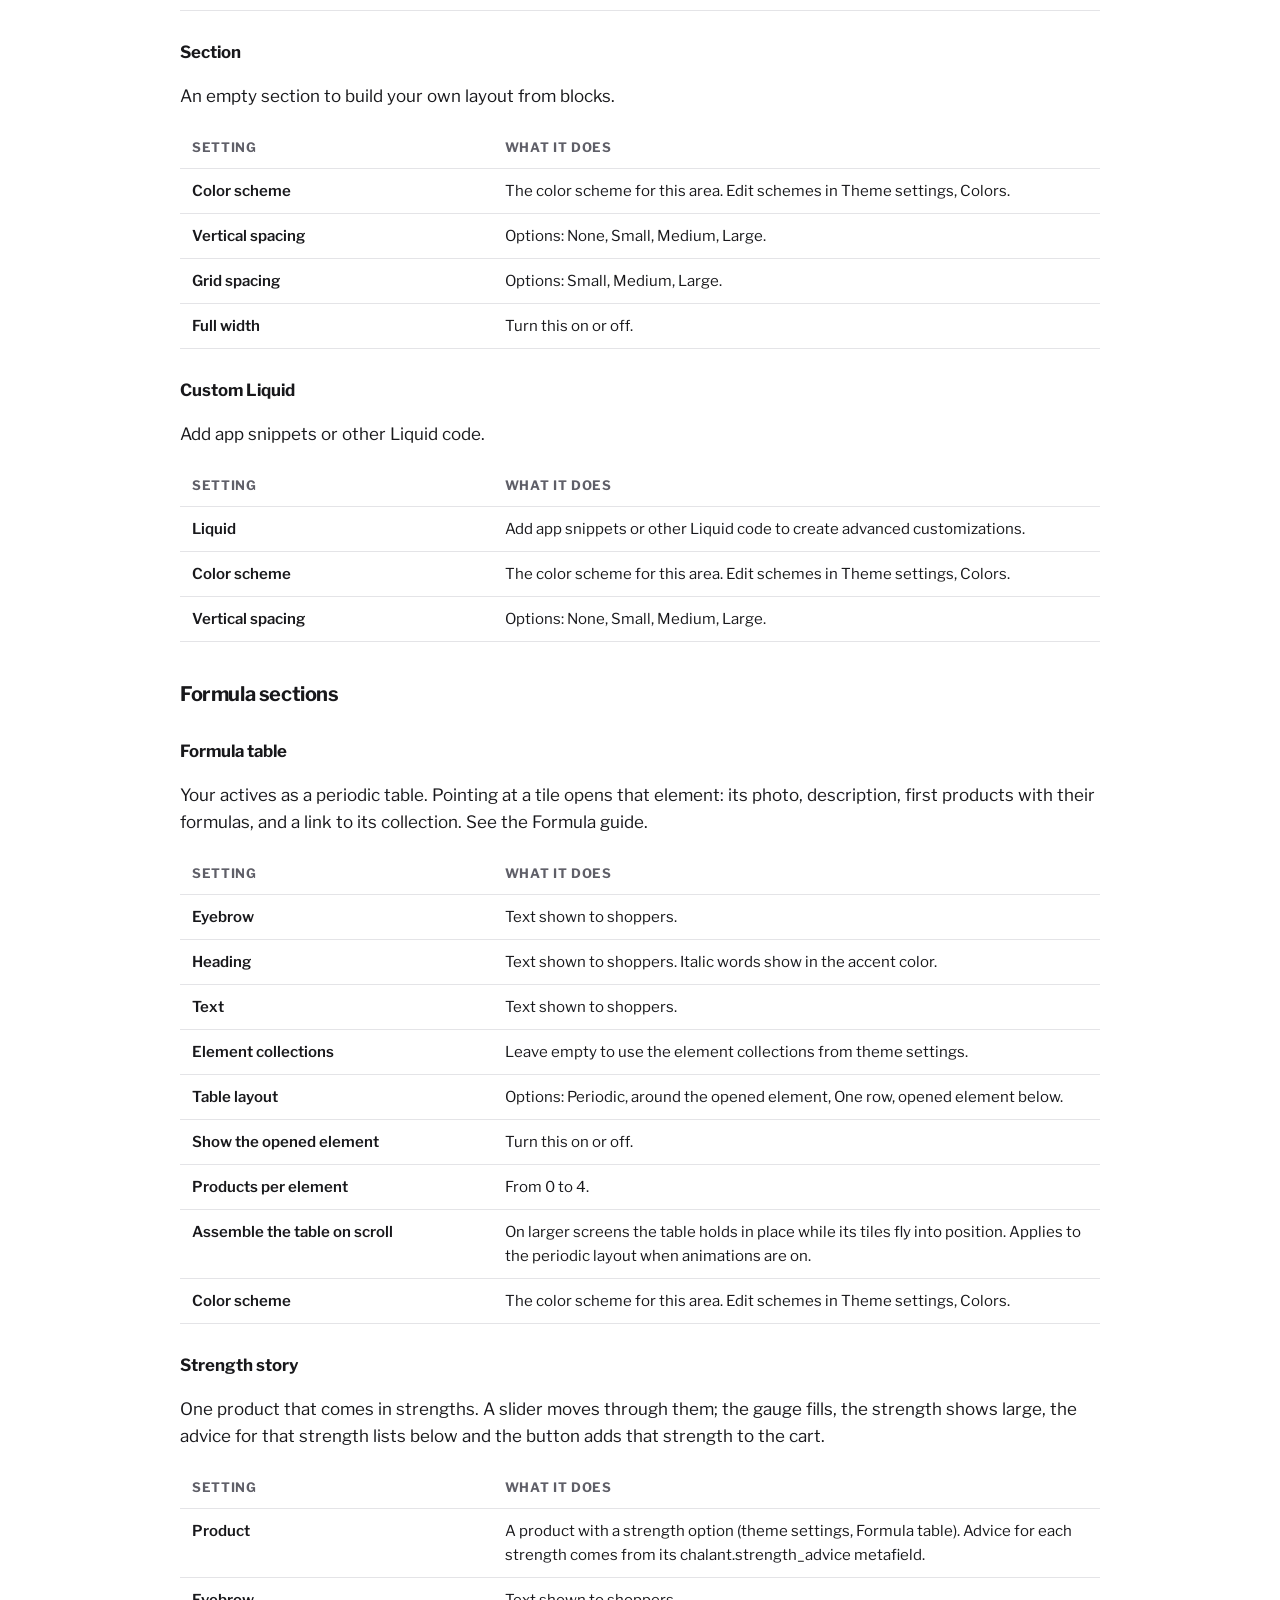
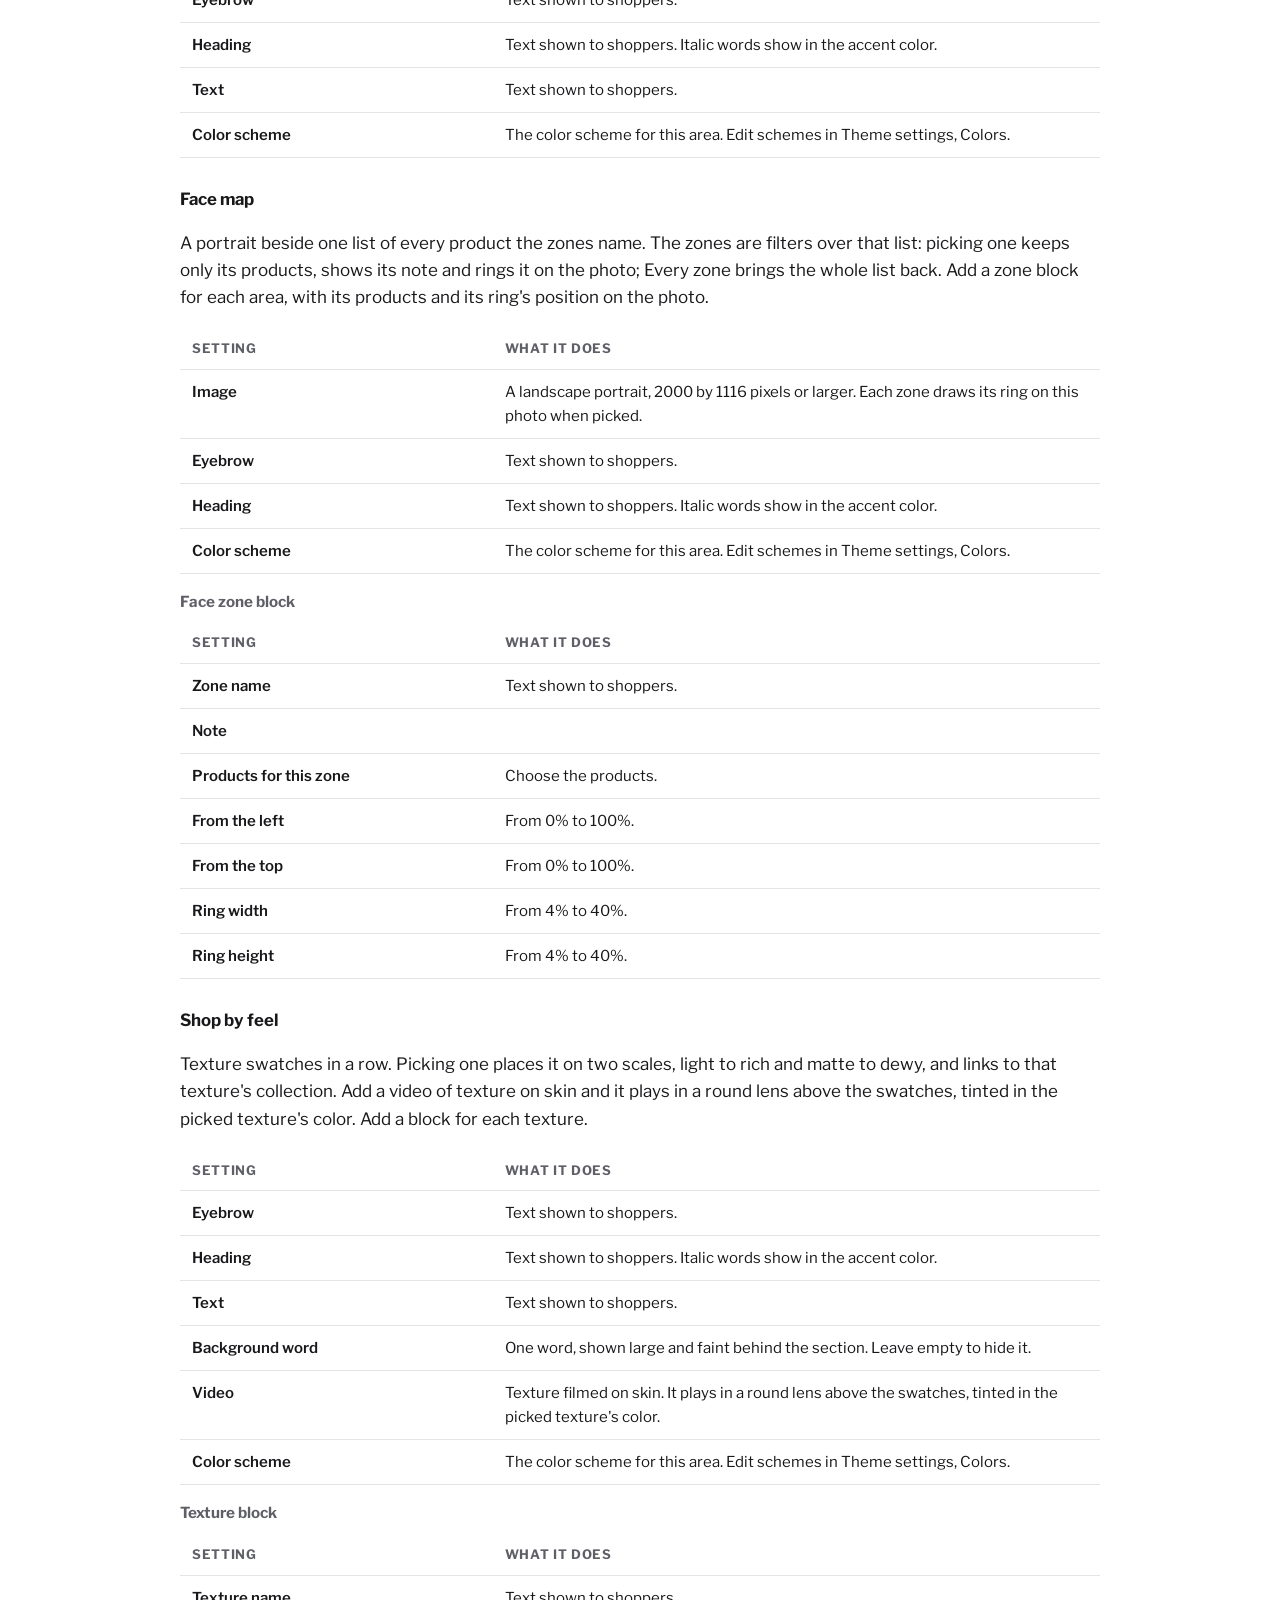
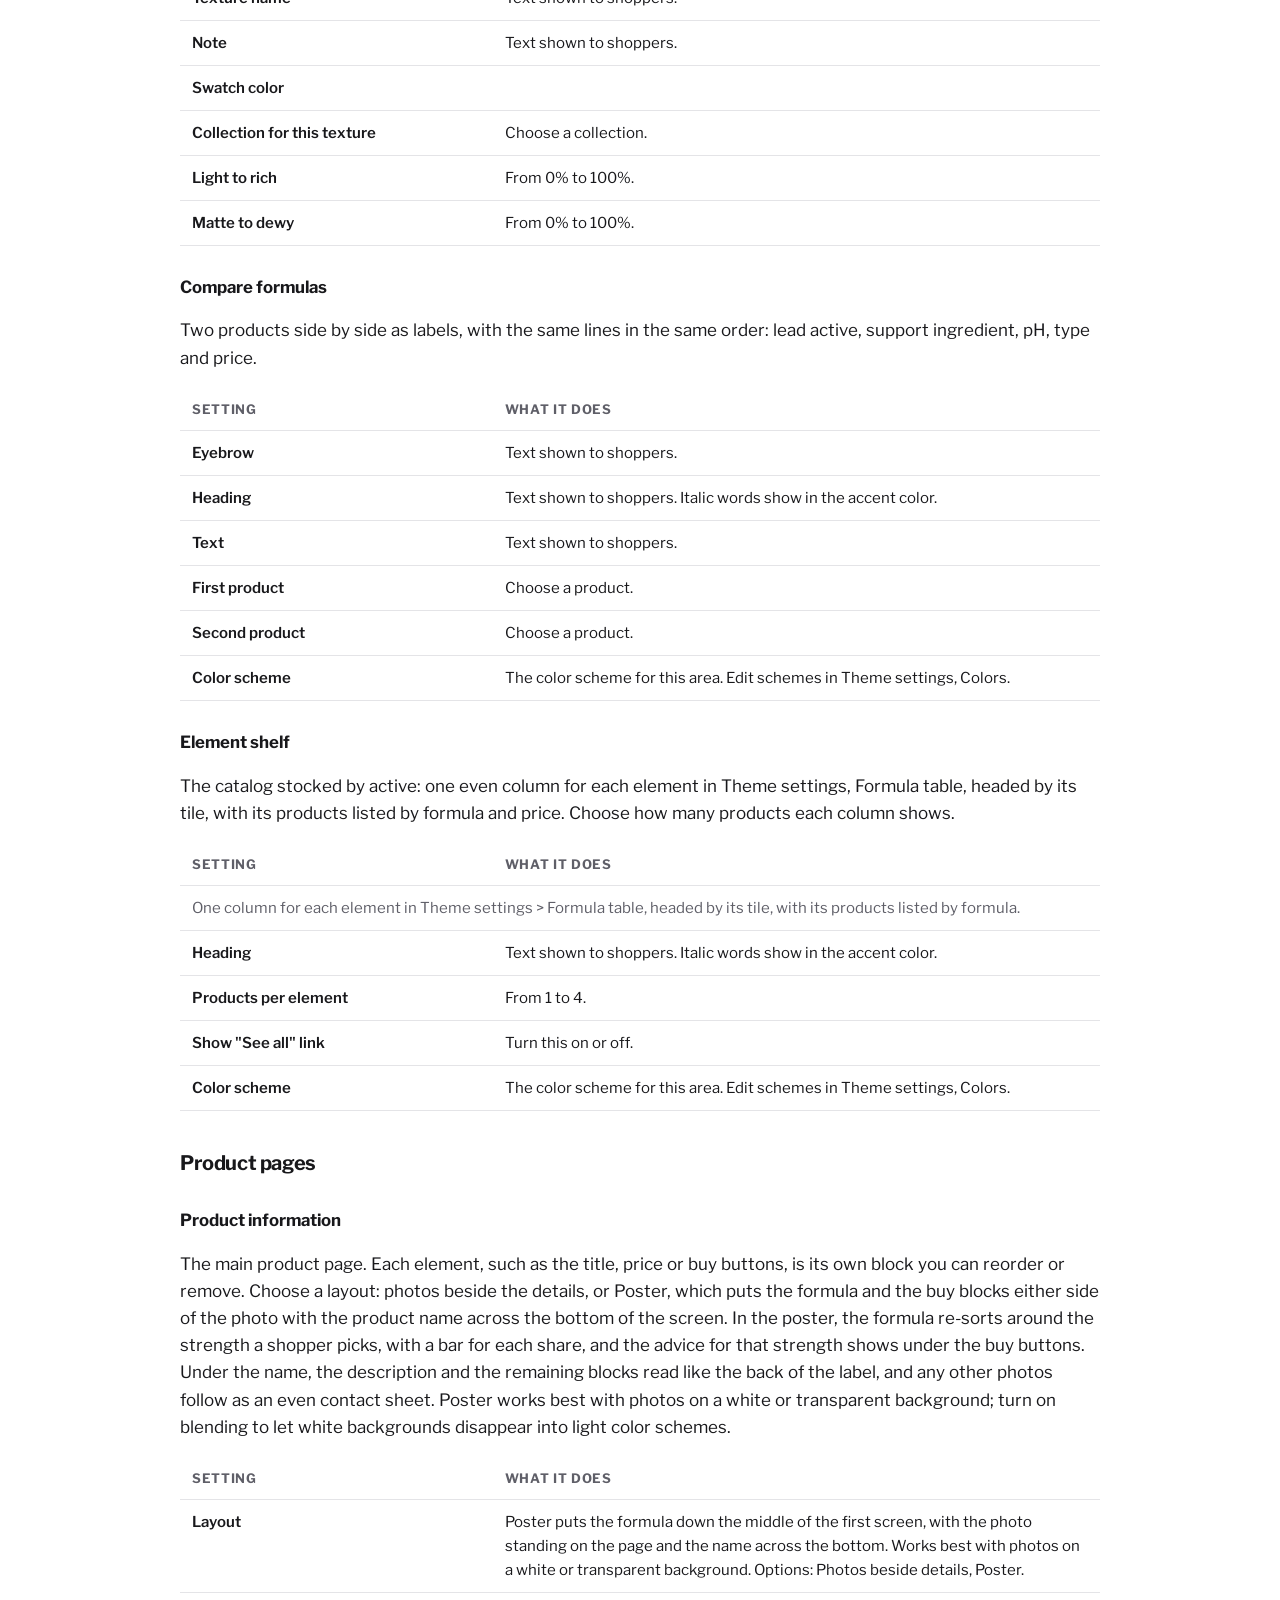
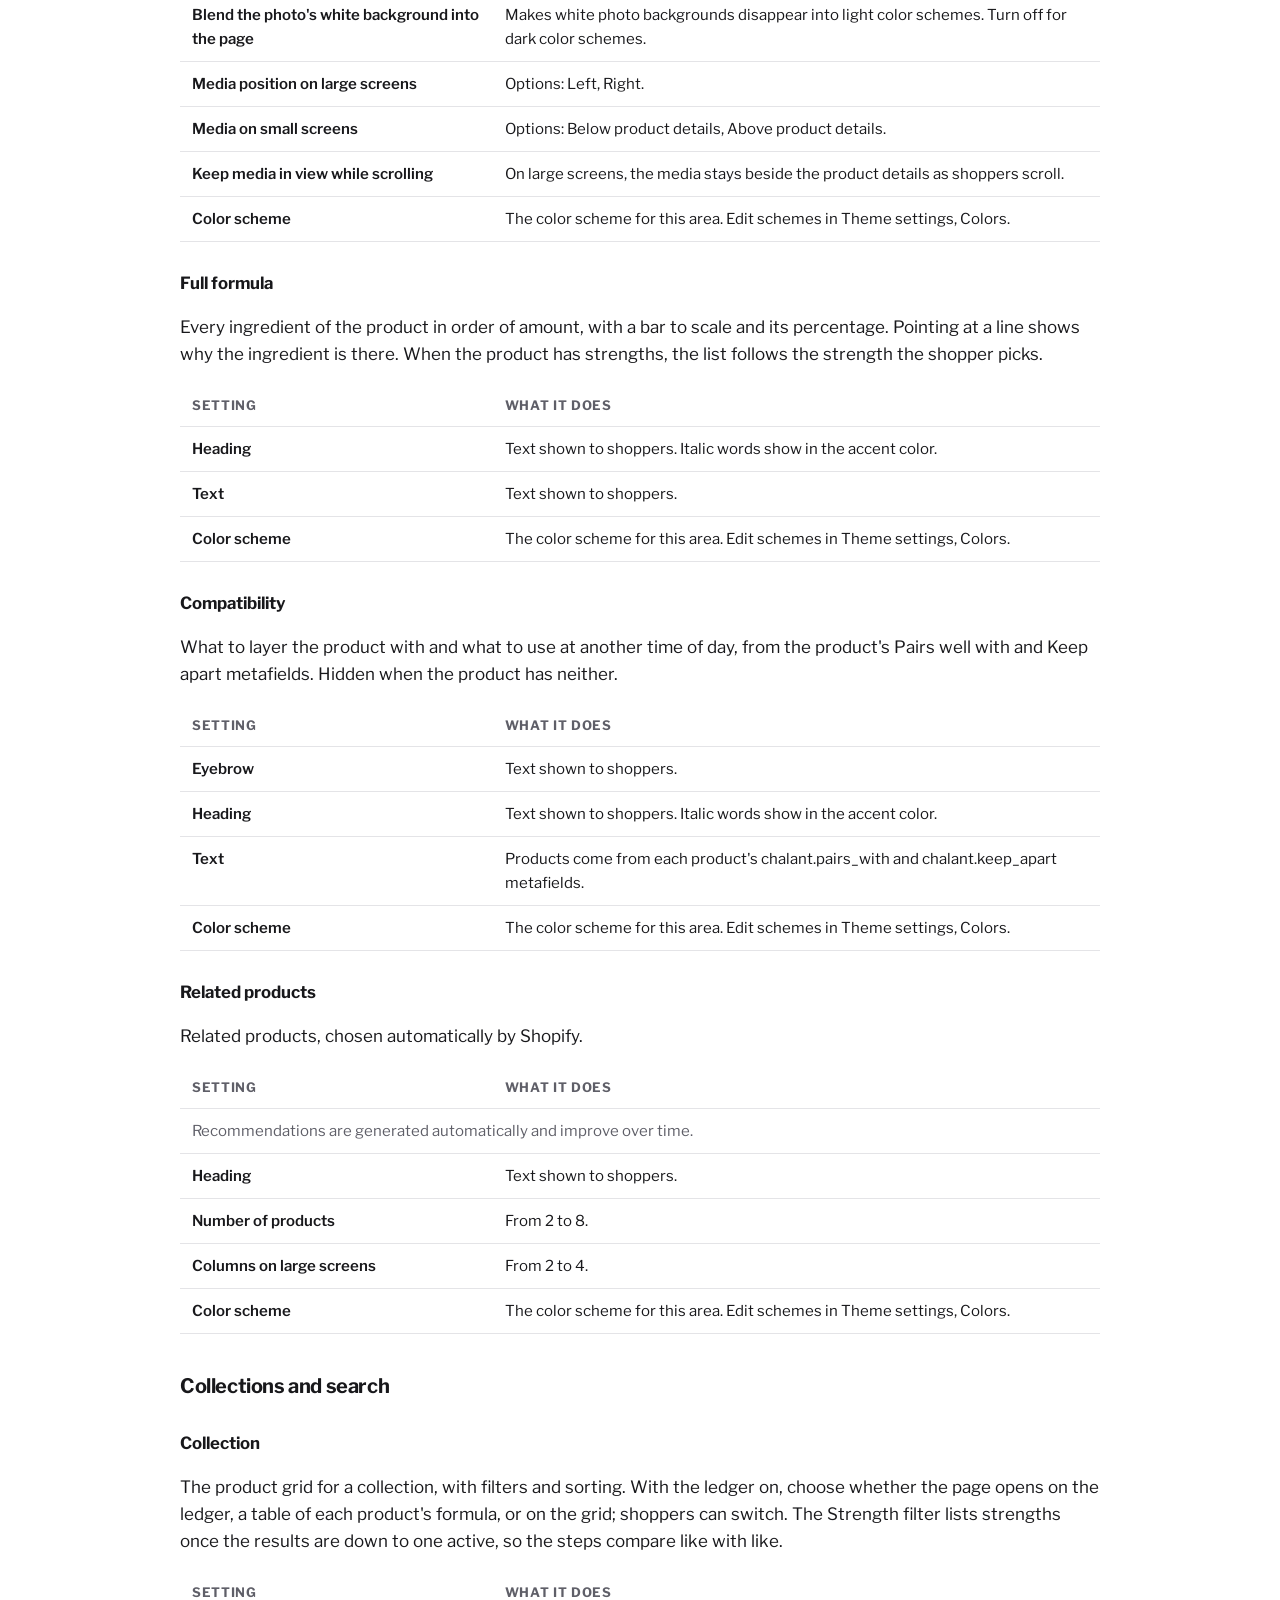
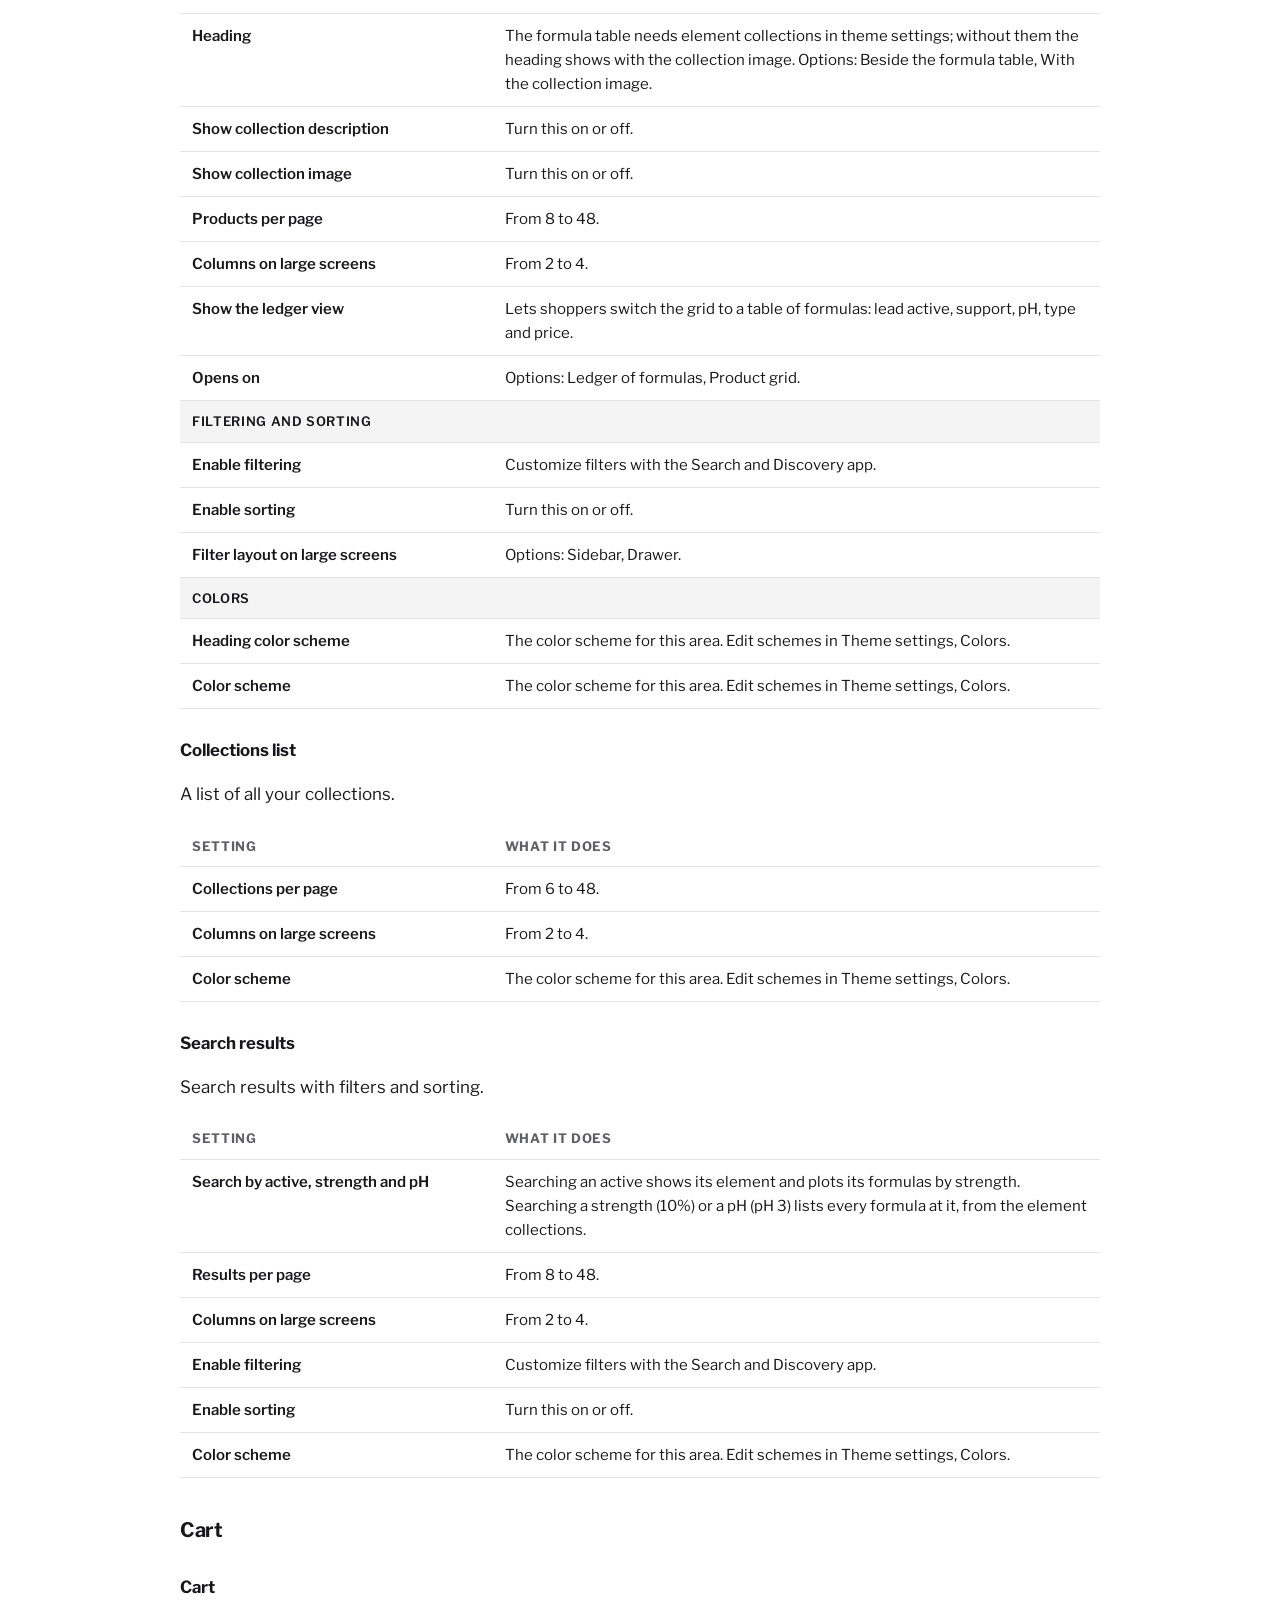
<file: settings.html>
<!doctype html>
<html lang="en">
<head>
<meta charset="utf-8">
<meta name="viewport" content="width=device-width, initial-scale=1">
<title>Settings reference – Chalant documentation</title>
<meta name="description" content="Documentation for Chalant, a Shopify theme for skincare and beauty brands.">
<link rel="preconnect" href="https://fonts.googleapis.com">
<link rel="stylesheet" href="https://fonts.googleapis.com/css2?family=Cormorant:ital,wght@1,700&family=Libre+Franklin:wght@400;500;600;700&display=swap">
<link rel="stylesheet" href="style.css">
</head>
<body>
<a class="skip" href="#content">Skip to content</a>
<header class="top"><div class="top-inner"><a class="brand" href="index.html">Chalant<span>documentation</span></a><nav aria-label="Documentation"><a href="index.html">Get started</a><a href="formula.html">Formula</a><a href="products.html">Products</a><a href="settings.html" aria-current="page">Settings reference</a><a href="faq.html">FAQ and support</a></nav></div></header>
<main id="content" class="wide">
<h1>Settings reference</h1>
<p class="lede">Every setting in Chalant, using the same names you see in the theme editor. Open the editor from Online Store, Themes, Customize.</p>
<nav class="toc" aria-label="On this page"><a href="#theme-settings">Theme settings</a><a href="#sections">Sections</a><a href="#blocks">Blocks</a></nav>
<h2 id="theme-settings">Theme settings</h2>
<p>Theme settings apply to the whole store. Open them from the gear icon in the theme editor.</p>
<h3 id="settings-logo">Logo</h3>
<div class="table"><table><thead><tr><th scope="col">Setting</th><th scope="col">What it does</th></tr></thead><tbody><tr><th scope="row">Logo</th><td>Upload an image or choose one from your files.</td></tr><tr><th scope="row">Logo width</th><td>From 60px to 300px.</td></tr><tr><th scope="row">Favicon</th><td>32 x 32px .png recommended</td></tr></tbody></table></div>
<h3 id="settings-typography">Typography</h3>
<div class="table"><table><thead><tr><th scope="col">Setting</th><th scope="col">What it does</th></tr></thead><tbody><tr class="group"><th colspan="2" scope="colgroup">Fonts</th></tr><tr><th scope="row">Body</th><td>Choose a font from Shopify&#x27;s font library.</td></tr><tr><th scope="row">Headings</th><td>Choose a font from Shopify&#x27;s font library.</td></tr><tr><th scope="row">Accent</th><td>Used for single highlighted words in headings and eyebrows. An italic style works best.</td></tr></tbody></table></div>
<h3 id="settings-layout">Layout</h3>
<div class="table"><table><thead><tr><th scope="col">Setting</th><th scope="col">What it does</th></tr></thead><tbody><tr><th scope="row">Page width</th><td>Options: Narrow, Wide.</td></tr><tr><th scope="row">Page margin</th><td>Space at the left and right of the page on large screens. Phones use a smaller margin. From 10px to 100px.</td></tr><tr><th scope="row">Show animations</th><td>Sections ease in and images move gently as visitors scroll. Visitors who turn off motion on their device never see animations.</td></tr><tr><th scope="row">Smooth scrolling</th><td>Mouse wheel scrolling eases to a stop instead of moving in steps. Applies when animations are on.</td></tr></tbody></table></div>
<h3 id="settings-colors">Colors</h3>
<p>Color schemes set the colors for a section or block. Each scheme has these colors: Background, Text, Secondary text, Surface, Accent, Button, Button label, Secondary button, Secondary button label. Edit a scheme once and every section using it updates.</p>
<h3 id="settings-formula-table">Formula table</h3>
<div class="table"><table><thead><tr><th scope="col">Setting</th><th scope="col">What it does</th></tr></thead><tbody><tr class="note"><td colspan="2">The formula table shows your actives as elements, like a periodic table. Each element is a collection.</td></tr><tr><th scope="row">Element collections</th><td>Each collection becomes one element, in this order. Give a collection a symbol, a strength range and a tint with its chalant.symbol, chalant.range and chalant.tint metafields. Without them the symbol is the first two letters of the collection name.</td></tr><tr><th scope="row">Tile style</th><td>Options: Tinted, Outline, Mono.</td></tr><tr><th scope="row">Strength option name</th><td>When a product has an option with this name, its values show as strengths with a fill gauge.</td></tr><tr><th scope="row">Show the formula on product cards</th><td>Reads each product&#x27;s chalant.formula and chalant.ph metafields. Cards without them show the product type.</td></tr></tbody></table></div>
<h3 id="settings-social-media">Social media</h3>
<div class="table"><table><thead><tr><th scope="col">Setting</th><th scope="col">What it does</th></tr></thead><tbody><tr class="group"><th colspan="2" scope="colgroup">Social media accounts</th></tr><tr><th scope="row">Instagram</th><td>The full link to your profile. Leave it blank to hide the icon.</td></tr><tr><th scope="row">Facebook</th><td>The full link to your profile. Leave it blank to hide the icon.</td></tr><tr><th scope="row">X</th><td>The full link to your profile. Leave it blank to hide the icon.</td></tr><tr><th scope="row">TikTok</th><td>The full link to your profile. Leave it blank to hide the icon.</td></tr><tr><th scope="row">YouTube</th><td>The full link to your profile. Leave it blank to hide the icon.</td></tr><tr><th scope="row">Pinterest</th><td>The full link to your profile. Leave it blank to hide the icon.</td></tr></tbody></table></div>
<h2 id="sections">Sections</h2>
<p>Add sections with Add section in the theme editor. Every page that supports sections can also use the Custom Liquid section and app blocks.</p>
<h3>Header and footer</h3>
<h4 id="section-announcement-bar">Announcement bar</h4>
<p>A slim bar above the header for a promotion or shipping news.</p>
<div class="table"><table><thead><tr><th scope="col">Setting</th><th scope="col">What it does</th></tr></thead><tbody><tr><th scope="row">Text</th><td>Text shown to shoppers. Italic words show in the accent color.</td></tr><tr><th scope="row">Link label</th><td>Text shown to shoppers.</td></tr><tr><th scope="row">Link</th><td>Where the link goes.</td></tr><tr><th scope="row">Color scheme</th><td>The color scheme for this area. Edit schemes in Theme settings, Colors.</td></tr></tbody></table></div>
<h4 id="section-header">Header</h4>
<p>Logo, search, account, cart and the main menu, in one of two layouts. The floating pill shows your element symbols and opens into a panel with the main menu and the formula table. The bar puts the main menu across the top, with three levels. Either can stay at the top of the screen as visitors scroll.</p>
<div class="table"><table><thead><tr><th scope="col">Setting</th><th scope="col">What it does</th></tr></thead><tbody><tr><th scope="row">Layout</th><td>Options: Floating pill, menu opens the formula table, Bar with the main menu.</td></tr><tr><th scope="row">Main menu</th><td>Choose a menu from Online Store, Navigation.</td></tr><tr><th scope="row">Customer account menu</th><td>Choose a menu from Online Store, Navigation.</td></tr><tr><th scope="row">Keep the header at the top of the screen</th><td>Turn this on or off.</td></tr><tr><th scope="row">Color scheme</th><td>The color scheme for this area. Edit schemes in Theme settings, Colors.</td></tr></tbody></table></div>
<h4 id="section-footer">Footer</h4>
<p>Your store description, menu columns, newsletter signup and social media, shown as icons or as a column of links. The formula index shows your element tiles above the bottom bar, which has the country and language selectors, payment icons, the copyright line and policy links.</p>
<div class="table"><table><thead><tr><th scope="col">Setting</th><th scope="col">What it does</th></tr></thead><tbody><tr><th scope="row">Show newsletter signup</th><td>Turn this on or off.</td></tr><tr><th scope="row">Heading</th><td>Text shown to shoppers.</td></tr><tr><th scope="row">Text</th><td>Text shown to shoppers.</td></tr><tr><th scope="row">Show Follow on Shop</th><td>The button needs to be set up in your Shopify admin before it appears.</td></tr><tr><th scope="row">Show social media links</th><td>Add links to your accounts in theme settings under Social media.</td></tr><tr><th scope="row">Social media style</th><td>A column of links sits with the menus and uses each network&#x27;s name. Options: Icons beside the text, Column of links.</td></tr><tr><th scope="row">Social media heading</th><td>Text shown to shoppers.</td></tr><tr><th scope="row">Show policy links</th><td>Links to the policies published in Settings, Policies.</td></tr><tr><th scope="row">Show the formula table</th><td>The element collections from theme settings, as tiles linking to each collection.</td></tr><tr><th scope="row">Show large store name</th><td>Shows the store name across the bottom of the footer in the accent color.</td></tr><tr><th scope="row">Show payment icons</th><td>Turn this on or off.</td></tr><tr><th scope="row">Color scheme</th><td>The color scheme for this area. Edit schemes in Theme settings, Colors.</td></tr></tbody></table></div>
<h3>Home page and any page</h3>
<h4 id="section-image-banner">Image banner</h4>
<p>A large image with a heading, text and buttons on top. Add Element pin blocks to pin element tiles to the photo, such as Vitamin C on the cheek. Add a separate mobile image for phones, and a foreground image, such as a product cut out on a transparent background, that moves separately from the image as visitors scroll.</p>
<div class="table"><table><thead><tr><th scope="col">Setting</th><th scope="col">What it does</th></tr></thead><tbody><tr><th scope="row">Image</th><td>2400 x 1600px .jpg recommended</td></tr><tr><th scope="row">Mobile image</th><td>Shown on small screens. 1080 x 1350px .jpg recommended</td></tr><tr><th scope="row">Foreground image</th><td>A transparent PNG layered over the image, such as a product, the same size as the image. It moves separately from the image as visitors scroll.</td></tr><tr><th scope="row">Height</th><td>Options: Small, Medium, Large, Full screen.</td></tr><tr><th scope="row">Content position</th><td>Centered statement shows the first heading as a large headline in the middle of the banner, with the other blocks at the bottom. Options: Bottom left, Center, Centered statement, Top left.</td></tr><tr><th scope="row">Show overlay</th><td>Adds a gradient behind the text so it stays readable on busy images.</td></tr><tr><th scope="row">Color scheme</th><td>The color scheme for this area. Edit schemes in Theme settings, Colors.</td></tr></tbody></table></div>
<h4 id="section-marquee">Scrolling text</h4>
<p>A line of short messages that scrolls across the page. It pauses on hover and stays still for visitors who prefer reduced motion.</p>
<div class="table"><table><thead><tr><th scope="col">Setting</th><th scope="col">What it does</th></tr></thead><tbody><tr><th scope="row">Speed</th><td>From 4s to 20s.</td></tr><tr><th scope="row">Color scheme</th><td>The color scheme for this area. Edit schemes in Theme settings, Colors.</td></tr></tbody></table></div>
<h5>Message block</h5>
<div class="table"><table><thead><tr><th scope="col">Setting</th><th scope="col">What it does</th></tr></thead><tbody><tr><th scope="row">Text</th><td>Text shown to shoppers. Italic words show in the accent color.</td></tr><tr><th scope="row">Secondary text</th><td>Text shown to shoppers. Italic words show in the accent color.</td></tr><tr><th scope="row">Link</th><td>Where the link goes.</td></tr></tbody></table></div>
<h4 id="section-featured-collection">Featured collection</h4>
<p>A grid of products from one collection. Until you choose a collection, example cards show how it will look.</p>
<div class="table"><table><thead><tr><th scope="col">Setting</th><th scope="col">What it does</th></tr></thead><tbody><tr><th scope="row">Heading</th><td>Text shown to shoppers. Italic words show in the accent color.</td></tr><tr><th scope="row">Collection</th><td>Choose a collection.</td></tr><tr><th scope="row">Number of products</th><td>From 2 to 12.</td></tr><tr><th scope="row">Columns on large screens</th><td>From 2 to 4.</td></tr><tr><th scope="row">Show &quot;See all&quot; link</th><td>Turn this on or off.</td></tr><tr><th scope="row">Color scheme</th><td>The color scheme for this area. Edit schemes in Theme settings, Colors.</td></tr></tbody></table></div>
<h4 id="section-featured-product">Featured product</h4>
<p>One product with its gallery, price, options and buy buttons, anywhere on a page.</p>
<div class="table"><table><thead><tr><th scope="col">Setting</th><th scope="col">What it does</th></tr></thead><tbody><tr><th scope="row">Product</th><td>Choose a product.</td></tr><tr><th scope="row">Media position on large screens</th><td>Options: Left, Right.</td></tr><tr><th scope="row">Show link to product page</th><td>Turn this on or off.</td></tr><tr><th scope="row">Color scheme</th><td>The color scheme for this area. Edit schemes in Theme settings, Colors.</td></tr></tbody></table></div>
<h4 id="section-media-with-text">Media with text</h4>
<p>An image or a Shopify-hosted video beside your own blocks of text and buttons.</p>
<div class="table"><table><thead><tr><th scope="col">Setting</th><th scope="col">What it does</th></tr></thead><tbody><tr><th scope="row">Image</th><td>Upload an image or choose one from your files.</td></tr><tr><th scope="row">Video</th><td>Plays muted and looped. Replaces the image.</td></tr><tr><th scope="row">Aspect ratio</th><td>Options: Portrait, Square, Landscape.</td></tr><tr><th scope="row">Media position on large screens</th><td>Options: Left, Right.</td></tr><tr><th scope="row">Color scheme</th><td>The color scheme for this area. Edit schemes in Theme settings, Colors.</td></tr><tr><th scope="row">Background image</th><td>Fills the section behind the media and text. Choose a color scheme whose text stays readable on it.</td></tr></tbody></table></div>
<h4 id="section-statistics">Statistics</h4>
<p>Large numbers with short descriptions, such as orders shipped or the share of natural ingredients.</p>
<div class="table"><table><thead><tr><th scope="col">Setting</th><th scope="col">What it does</th></tr></thead><tbody><tr><th scope="row">Heading</th><td>Text shown to shoppers. Italic words show in the accent color.</td></tr><tr><th scope="row">Color scheme</th><td>The color scheme for this area. Edit schemes in Theme settings, Colors.</td></tr></tbody></table></div>
<h4 id="section-testimonials">Testimonials</h4>
<p>Customer quotes, with an optional photo, name and role. In the stacked layout, on larger screens with animations on, each card slides over the one before it.</p>
<div class="table"><table><thead><tr><th scope="col">Setting</th><th scope="col">What it does</th></tr></thead><tbody><tr><th scope="row">Heading</th><td>Text shown to shoppers. Italic words show in the accent color.</td></tr><tr><th scope="row">Text</th><td>Text shown to shoppers.</td></tr><tr><th scope="row">Background image</th><td>Shown faintly behind the cards and drifts slowly as visitors scroll. Soft shadows or textures work best.</td></tr><tr><th scope="row">Layout</th><td>Options: Stacked, Grid.</td></tr><tr><th scope="row">Color scheme</th><td>The color scheme for this area. Edit schemes in Theme settings, Colors.</td></tr></tbody></table></div>
<h4 id="section-faq">FAQ</h4>
<p>A heading beside numbered questions that open and close.</p>
<div class="table"><table><thead><tr><th scope="col">Setting</th><th scope="col">What it does</th></tr></thead><tbody><tr><th scope="row">Heading</th><td>Text shown to shoppers. Italic words show in the accent color.</td></tr><tr><th scope="row">Text</th><td>Text shown to shoppers.</td></tr><tr><th scope="row">Color scheme</th><td>The color scheme for this area. Edit schemes in Theme settings, Colors.</td></tr></tbody></table></div>
<h4 id="section-newsletter">Newsletter</h4>
<p>An email signup form. Subscribers are added to your customer list in Shopify.</p>
<div class="table"><table><thead><tr><th scope="col">Setting</th><th scope="col">What it does</th></tr></thead><tbody><tr><th scope="row">Heading</th><td>Text shown to shoppers. Italic words show in the accent color.</td></tr><tr><th scope="row">Text</th><td>Text shown to shoppers.</td></tr><tr><th scope="row">Button label</th><td>Text shown to shoppers.</td></tr><tr><th scope="row">Style</th><td>Card on a band puts the heading and form in a card on a colored band within the page margins. Options: Centered, Card on a band.</td></tr><tr><th scope="row">Color scheme</th><td>The color scheme for this area. Edit schemes in Theme settings, Colors.</td></tr><tr><th scope="row">Card color scheme</th><td>The color scheme for this area. Edit schemes in Theme settings, Colors.</td></tr><tr><th scope="row">Background image</th><td>Fills the band behind the card. Brand patterns or soft textures work best.</td></tr></tbody></table></div>
<h4 id="section-section">Section</h4>
<p>An empty section to build your own layout from blocks.</p>
<div class="table"><table><thead><tr><th scope="col">Setting</th><th scope="col">What it does</th></tr></thead><tbody><tr><th scope="row">Color scheme</th><td>The color scheme for this area. Edit schemes in Theme settings, Colors.</td></tr><tr><th scope="row">Vertical spacing</th><td>Options: None, Small, Medium, Large.</td></tr><tr><th scope="row">Grid spacing</th><td>Options: Small, Medium, Large.</td></tr><tr><th scope="row">Full width</th><td>Turn this on or off.</td></tr></tbody></table></div>
<h4 id="section-custom-liquid">Custom Liquid</h4>
<p>Add app snippets or other Liquid code.</p>
<div class="table"><table><thead><tr><th scope="col">Setting</th><th scope="col">What it does</th></tr></thead><tbody><tr><th scope="row">Liquid</th><td>Add app snippets or other Liquid code to create advanced customizations.</td></tr><tr><th scope="row">Color scheme</th><td>The color scheme for this area. Edit schemes in Theme settings, Colors.</td></tr><tr><th scope="row">Vertical spacing</th><td>Options: None, Small, Medium, Large.</td></tr></tbody></table></div>
<h3>Formula sections</h3>
<h4 id="section-formula-table">Formula table</h4>
<p>Your actives as a periodic table. Pointing at a tile opens that element: its photo, description, first products with their formulas, and a link to its collection. See the Formula guide.</p>
<div class="table"><table><thead><tr><th scope="col">Setting</th><th scope="col">What it does</th></tr></thead><tbody><tr><th scope="row">Eyebrow</th><td>Text shown to shoppers.</td></tr><tr><th scope="row">Heading</th><td>Text shown to shoppers. Italic words show in the accent color.</td></tr><tr><th scope="row">Text</th><td>Text shown to shoppers.</td></tr><tr><th scope="row">Element collections</th><td>Leave empty to use the element collections from theme settings.</td></tr><tr><th scope="row">Table layout</th><td>Options: Periodic, around the opened element, One row, opened element below.</td></tr><tr><th scope="row">Show the opened element</th><td>Turn this on or off.</td></tr><tr><th scope="row">Products per element</th><td>From 0 to 4.</td></tr><tr><th scope="row">Assemble the table on scroll</th><td>On larger screens the table holds in place while its tiles fly into position. Applies to the periodic layout when animations are on.</td></tr><tr><th scope="row">Color scheme</th><td>The color scheme for this area. Edit schemes in Theme settings, Colors.</td></tr></tbody></table></div>
<h4 id="section-strength-story">Strength story</h4>
<p>One product that comes in strengths. A slider moves through them; the gauge fills, the strength shows large, the advice for that strength lists below and the button adds that strength to the cart.</p>
<div class="table"><table><thead><tr><th scope="col">Setting</th><th scope="col">What it does</th></tr></thead><tbody><tr><th scope="row">Product</th><td>A product with a strength option (theme settings, Formula table). Advice for each strength comes from its chalant.strength_advice metafield.</td></tr><tr><th scope="row">Eyebrow</th><td>Text shown to shoppers.</td></tr><tr><th scope="row">Heading</th><td>Text shown to shoppers. Italic words show in the accent color.</td></tr><tr><th scope="row">Text</th><td>Text shown to shoppers.</td></tr><tr><th scope="row">Color scheme</th><td>The color scheme for this area. Edit schemes in Theme settings, Colors.</td></tr></tbody></table></div>
<h4 id="section-face-map">Face map</h4>
<p>A portrait beside one list of every product the zones name. The zones are filters over that list: picking one keeps only its products, shows its note and rings it on the photo; Every zone brings the whole list back. Add a zone block for each area, with its products and its ring&#x27;s position on the photo.</p>
<div class="table"><table><thead><tr><th scope="col">Setting</th><th scope="col">What it does</th></tr></thead><tbody><tr><th scope="row">Image</th><td>A landscape portrait, 2000 by 1116 pixels or larger. Each zone draws its ring on this photo when picked.</td></tr><tr><th scope="row">Eyebrow</th><td>Text shown to shoppers.</td></tr><tr><th scope="row">Heading</th><td>Text shown to shoppers. Italic words show in the accent color.</td></tr><tr><th scope="row">Color scheme</th><td>The color scheme for this area. Edit schemes in Theme settings, Colors.</td></tr></tbody></table></div>
<h5>Face zone block</h5>
<div class="table"><table><thead><tr><th scope="col">Setting</th><th scope="col">What it does</th></tr></thead><tbody><tr><th scope="row">Zone name</th><td>Text shown to shoppers.</td></tr><tr><th scope="row">Note</th><td></td></tr><tr><th scope="row">Products for this zone</th><td>Choose the products.</td></tr><tr><th scope="row">From the left</th><td>From 0% to 100%.</td></tr><tr><th scope="row">From the top</th><td>From 0% to 100%.</td></tr><tr><th scope="row">Ring width</th><td>From 4% to 40%.</td></tr><tr><th scope="row">Ring height</th><td>From 4% to 40%.</td></tr></tbody></table></div>
<h4 id="section-feel-finder">Shop by feel</h4>
<p>Texture swatches in a row. Picking one places it on two scales, light to rich and matte to dewy, and links to that texture&#x27;s collection. Add a video of texture on skin and it plays in a round lens above the swatches, tinted in the picked texture&#x27;s color. Add a block for each texture.</p>
<div class="table"><table><thead><tr><th scope="col">Setting</th><th scope="col">What it does</th></tr></thead><tbody><tr><th scope="row">Eyebrow</th><td>Text shown to shoppers.</td></tr><tr><th scope="row">Heading</th><td>Text shown to shoppers. Italic words show in the accent color.</td></tr><tr><th scope="row">Text</th><td>Text shown to shoppers.</td></tr><tr><th scope="row">Background word</th><td>One word, shown large and faint behind the section. Leave empty to hide it.</td></tr><tr><th scope="row">Video</th><td>Texture filmed on skin. It plays in a round lens above the swatches, tinted in the picked texture&#x27;s color.</td></tr><tr><th scope="row">Color scheme</th><td>The color scheme for this area. Edit schemes in Theme settings, Colors.</td></tr></tbody></table></div>
<h5>Texture block</h5>
<div class="table"><table><thead><tr><th scope="col">Setting</th><th scope="col">What it does</th></tr></thead><tbody><tr><th scope="row">Texture name</th><td>Text shown to shoppers.</td></tr><tr><th scope="row">Note</th><td>Text shown to shoppers.</td></tr><tr><th scope="row">Swatch color</th><td></td></tr><tr><th scope="row">Collection for this texture</th><td>Choose a collection.</td></tr><tr><th scope="row">Light to rich</th><td>From 0% to 100%.</td></tr><tr><th scope="row">Matte to dewy</th><td>From 0% to 100%.</td></tr></tbody></table></div>
<h4 id="section-formula-compare">Compare formulas</h4>
<p>Two products side by side as labels, with the same lines in the same order: lead active, support ingredient, pH, type and price.</p>
<div class="table"><table><thead><tr><th scope="col">Setting</th><th scope="col">What it does</th></tr></thead><tbody><tr><th scope="row">Eyebrow</th><td>Text shown to shoppers.</td></tr><tr><th scope="row">Heading</th><td>Text shown to shoppers. Italic words show in the accent color.</td></tr><tr><th scope="row">Text</th><td>Text shown to shoppers.</td></tr><tr><th scope="row">First product</th><td>Choose a product.</td></tr><tr><th scope="row">Second product</th><td>Choose a product.</td></tr><tr><th scope="row">Color scheme</th><td>The color scheme for this area. Edit schemes in Theme settings, Colors.</td></tr></tbody></table></div>
<h4 id="section-element-shelf">Element shelf</h4>
<p>The catalog stocked by active: one even column for each element in Theme settings, Formula table, headed by its tile, with its products listed by formula and price. Choose how many products each column shows.</p>
<div class="table"><table><thead><tr><th scope="col">Setting</th><th scope="col">What it does</th></tr></thead><tbody><tr class="note"><td colspan="2">One column for each element in Theme settings &gt; Formula table, headed by its tile, with its products listed by formula.</td></tr><tr><th scope="row">Heading</th><td>Text shown to shoppers. Italic words show in the accent color.</td></tr><tr><th scope="row">Products per element</th><td>From 1 to 4.</td></tr><tr><th scope="row">Show &quot;See all&quot; link</th><td>Turn this on or off.</td></tr><tr><th scope="row">Color scheme</th><td>The color scheme for this area. Edit schemes in Theme settings, Colors.</td></tr></tbody></table></div>
<h3>Product pages</h3>
<h4 id="section-product">Product information</h4>
<p>The main product page. Each element, such as the title, price or buy buttons, is its own block you can reorder or remove. Choose a layout: photos beside the details, or Poster, which puts the formula and the buy blocks either side of the photo with the product name across the bottom of the screen. In the poster, the formula re-sorts around the strength a shopper picks, with a bar for each share, and the advice for that strength shows under the buy buttons. Under the name, the description and the remaining blocks read like the back of the label, and any other photos follow as an even contact sheet. Poster works best with photos on a white or transparent background; turn on blending to let white backgrounds disappear into light color schemes.</p>
<div class="table"><table><thead><tr><th scope="col">Setting</th><th scope="col">What it does</th></tr></thead><tbody><tr><th scope="row">Layout</th><td>Poster puts the formula down the middle of the first screen, with the photo standing on the page and the name across the bottom. Works best with photos on a white or transparent background. Options: Photos beside details, Poster.</td></tr><tr><th scope="row">Blend the photo&#x27;s white background into the page</th><td>Makes white photo backgrounds disappear into light color schemes. Turn off for dark color schemes.</td></tr><tr><th scope="row">Media position on large screens</th><td>Options: Left, Right.</td></tr><tr><th scope="row">Media on small screens</th><td>Options: Below product details, Above product details.</td></tr><tr><th scope="row">Keep media in view while scrolling</th><td>On large screens, the media stays beside the product details as shoppers scroll.</td></tr><tr><th scope="row">Color scheme</th><td>The color scheme for this area. Edit schemes in Theme settings, Colors.</td></tr></tbody></table></div>
<h4 id="section-product-formula">Full formula</h4>
<p>Every ingredient of the product in order of amount, with a bar to scale and its percentage. Pointing at a line shows why the ingredient is there. When the product has strengths, the list follows the strength the shopper picks.</p>
<div class="table"><table><thead><tr><th scope="col">Setting</th><th scope="col">What it does</th></tr></thead><tbody><tr><th scope="row">Heading</th><td>Text shown to shoppers. Italic words show in the accent color.</td></tr><tr><th scope="row">Text</th><td>Text shown to shoppers.</td></tr><tr><th scope="row">Color scheme</th><td>The color scheme for this area. Edit schemes in Theme settings, Colors.</td></tr></tbody></table></div>
<h4 id="section-product-pairs">Compatibility</h4>
<p>What to layer the product with and what to use at another time of day, from the product&#x27;s Pairs well with and Keep apart metafields. Hidden when the product has neither.</p>
<div class="table"><table><thead><tr><th scope="col">Setting</th><th scope="col">What it does</th></tr></thead><tbody><tr><th scope="row">Eyebrow</th><td>Text shown to shoppers.</td></tr><tr><th scope="row">Heading</th><td>Text shown to shoppers. Italic words show in the accent color.</td></tr><tr><th scope="row">Text</th><td>Products come from each product&#x27;s chalant.pairs_with and chalant.keep_apart metafields.</td></tr><tr><th scope="row">Color scheme</th><td>The color scheme for this area. Edit schemes in Theme settings, Colors.</td></tr></tbody></table></div>
<h4 id="section-product-recommendations">Related products</h4>
<p>Related products, chosen automatically by Shopify.</p>
<div class="table"><table><thead><tr><th scope="col">Setting</th><th scope="col">What it does</th></tr></thead><tbody><tr class="note"><td colspan="2">Recommendations are generated automatically and improve over time.</td></tr><tr><th scope="row">Heading</th><td>Text shown to shoppers.</td></tr><tr><th scope="row">Number of products</th><td>From 2 to 8.</td></tr><tr><th scope="row">Columns on large screens</th><td>From 2 to 4.</td></tr><tr><th scope="row">Color scheme</th><td>The color scheme for this area. Edit schemes in Theme settings, Colors.</td></tr></tbody></table></div>
<h3>Collections and search</h3>
<h4 id="section-collection">Collection</h4>
<p>The product grid for a collection, with filters and sorting. With the ledger on, choose whether the page opens on the ledger, a table of each product&#x27;s formula, or on the grid; shoppers can switch. The Strength filter lists strengths once the results are down to one active, so the steps compare like with like.</p>
<div class="table"><table><thead><tr><th scope="col">Setting</th><th scope="col">What it does</th></tr></thead><tbody><tr><th scope="row">Heading</th><td>The formula table needs element collections in theme settings; without them the heading shows with the collection image. Options: Beside the formula table, With the collection image.</td></tr><tr><th scope="row">Show collection description</th><td>Turn this on or off.</td></tr><tr><th scope="row">Show collection image</th><td>Turn this on or off.</td></tr><tr><th scope="row">Products per page</th><td>From 8 to 48.</td></tr><tr><th scope="row">Columns on large screens</th><td>From 2 to 4.</td></tr><tr><th scope="row">Show the ledger view</th><td>Lets shoppers switch the grid to a table of formulas: lead active, support, pH, type and price.</td></tr><tr><th scope="row">Opens on</th><td>Options: Ledger of formulas, Product grid.</td></tr><tr class="group"><th colspan="2" scope="colgroup">Filtering and sorting</th></tr><tr><th scope="row">Enable filtering</th><td>Customize filters with the Search and Discovery app.</td></tr><tr><th scope="row">Enable sorting</th><td>Turn this on or off.</td></tr><tr><th scope="row">Filter layout on large screens</th><td>Options: Sidebar, Drawer.</td></tr><tr class="group"><th colspan="2" scope="colgroup">Colors</th></tr><tr><th scope="row">Heading color scheme</th><td>The color scheme for this area. Edit schemes in Theme settings, Colors.</td></tr><tr><th scope="row">Color scheme</th><td>The color scheme for this area. Edit schemes in Theme settings, Colors.</td></tr></tbody></table></div>
<h4 id="section-collections">Collections list</h4>
<p>A list of all your collections.</p>
<div class="table"><table><thead><tr><th scope="col">Setting</th><th scope="col">What it does</th></tr></thead><tbody><tr><th scope="row">Collections per page</th><td>From 6 to 48.</td></tr><tr><th scope="row">Columns on large screens</th><td>From 2 to 4.</td></tr><tr><th scope="row">Color scheme</th><td>The color scheme for this area. Edit schemes in Theme settings, Colors.</td></tr></tbody></table></div>
<h4 id="section-search">Search results</h4>
<p>Search results with filters and sorting.</p>
<div class="table"><table><thead><tr><th scope="col">Setting</th><th scope="col">What it does</th></tr></thead><tbody><tr><th scope="row">Search by active, strength and pH</th><td>Searching an active shows its element and plots its formulas by strength. Searching a strength (10%) or a pH (pH 3) lists every formula at it, from the element collections.</td></tr><tr><th scope="row">Results per page</th><td>From 8 to 48.</td></tr><tr><th scope="row">Columns on large screens</th><td>From 2 to 4.</td></tr><tr><th scope="row">Enable filtering</th><td>Customize filters with the Search and Discovery app.</td></tr><tr><th scope="row">Enable sorting</th><td>Turn this on or off.</td></tr><tr><th scope="row">Color scheme</th><td>The color scheme for this area. Edit schemes in Theme settings, Colors.</td></tr></tbody></table></div>
<h3>Cart</h3>
<h4 id="section-cart">Cart</h4>
<p>The cart page, with quantities, order note, totals and checkout buttons.</p>
<div class="table"><table><thead><tr><th scope="col">Setting</th><th scope="col">What it does</th></tr></thead><tbody><tr><th scope="row">Show order note</th><td>Turn this on or off.</td></tr><tr><th scope="row">Show dynamic checkout buttons</th><td>Turn this on or off.</td></tr><tr><th scope="row">Color scheme</th><td>The color scheme for this area. Edit schemes in Theme settings, Colors.</td></tr><tr><th scope="row">Order summary color scheme</th><td>The color scheme for this area. Edit schemes in Theme settings, Colors.</td></tr></tbody></table></div>
<h4 id="section-cart-formula">Formula check</h4>
<p>The formula check under the cart: the actives in the bag, products that should be used at different times, and products that pair with the bag, each with an add button. Hidden when the cart is empty.</p>
<div class="table"><table><thead><tr><th scope="col">Setting</th><th scope="col">What it does</th></tr></thead><tbody><tr><th scope="row">Heading</th><td>Clashes come from each product&#x27;s chalant.keep_apart metafield; suggestions from chalant.pairs_with.</td></tr><tr><th scope="row">Color scheme</th><td>The color scheme for this area. Edit schemes in Theme settings, Colors.</td></tr></tbody></table></div>
<h3>Blog and pages</h3>
<h4 id="section-blog">Blog</h4>
<p>The list of articles in a blog, with an optional tag filter.</p>
<div class="table"><table><thead><tr><th scope="col">Setting</th><th scope="col">What it does</th></tr></thead><tbody><tr><th scope="row">Articles per page</th><td>From 3 to 24.</td></tr><tr><th scope="row">Feature the latest article</th><td>Turn this on or off.</td></tr><tr><th scope="row">Show tag filter</th><td>Turn this on or off.</td></tr><tr><th scope="row">Color scheme</th><td>The color scheme for this area. Edit schemes in Theme settings, Colors.</td></tr></tbody></table></div>
<h4 id="section-article">Article</h4>
<p>A single article with its image, author, share button and comments.</p>
<div class="table"><table><thead><tr><th scope="col">Setting</th><th scope="col">What it does</th></tr></thead><tbody><tr><th scope="row">Show featured image</th><td>Turn this on or off.</td></tr><tr><th scope="row">Show author</th><td>Turn this on or off.</td></tr><tr><th scope="row">Show share button</th><td>Turn this on or off.</td></tr><tr><th scope="row">Color scheme</th><td>The color scheme for this area. Edit schemes in Theme settings, Colors.</td></tr></tbody></table></div>
<h4 id="section-page">Page</h4>
<p>The content of a page you write in Online Store, Pages.</p>
<div class="table"><table><thead><tr><th scope="col">Setting</th><th scope="col">What it does</th></tr></thead><tbody><tr><th scope="row">Content width</th><td>Options: Narrow, Full.</td></tr><tr><th scope="row">Color scheme</th><td>The color scheme for this area. Edit schemes in Theme settings, Colors.</td></tr></tbody></table></div>
<h4 id="section-contact-form">Contact form</h4>
<p>A contact form. On a page, leave the heading and text blank to use the page&#x27;s title and content.</p>
<div class="table"><table><thead><tr><th scope="col">Setting</th><th scope="col">What it does</th></tr></thead><tbody><tr><th scope="row">Heading</th><td>On a page, leave blank to use the page&#x27;s title.</td></tr><tr><th scope="row">Text</th><td>On a page, leave blank to use the page&#x27;s content.</td></tr><tr><th scope="row">Color scheme</th><td>The color scheme for this area. Edit schemes in Theme settings, Colors.</td></tr><tr><th scope="row">Form color scheme</th><td>The color scheme for this area. Edit schemes in Theme settings, Colors.</td></tr></tbody></table></div>
<h3>Other pages</h3>
<h4 id="section-404">Not found</h4>
<p>The page shoppers see when a link is broken.</p>
<div class="table"><table><thead><tr><th scope="col">Setting</th><th scope="col">What it does</th></tr></thead><tbody><tr><th scope="row">Color scheme</th><td>The color scheme for this area. Edit schemes in Theme settings, Colors.</td></tr></tbody></table></div>
<h4 id="section-password">Password</h4>
<p>The page shown while your store is password protected.</p>
<div class="table"><table><thead><tr><th scope="col">Setting</th><th scope="col">What it does</th></tr></thead><tbody><tr><th scope="row">Heading</th><td>Text shown to shoppers. Italic words show in the accent color.</td></tr><tr><th scope="row">Show newsletter signup</th><td>Turn this on or off.</td></tr><tr><th scope="row">Color scheme</th><td>The color scheme for this area. Edit schemes in Theme settings, Colors.</td></tr></tbody></table></div>
<h2 id="blocks">Blocks</h2>
<p>Blocks are the pieces inside a section. Select a section in the theme editor and choose Add block.</p>
<h3>Content blocks</h3>
<h4 id="block-heading">Heading</h4>
<p>A heading. Italic words show in the accent color.</p>
<div class="table"><table><thead><tr><th scope="col">Setting</th><th scope="col">What it does</th></tr></thead><tbody><tr><th scope="row">Heading</th><td>Italic text uses the accent font. Bold text is highlighted.</td></tr><tr><th scope="row">Size</th><td>Options: Extra large, Large, Medium, Small.</td></tr><tr><th scope="row">Alignment</th><td>Left, center or right.</td></tr></tbody></table></div>
<h4 id="block-text">Text</h4>
<p>A paragraph of text.</p>
<div class="table"><table><thead><tr><th scope="col">Setting</th><th scope="col">What it does</th></tr></thead><tbody><tr><th scope="row">Text</th><td>Text shown to shoppers.</td></tr><tr><th scope="row">Text style</th><td>Options: Body, Large, Small, Eyebrow.</td></tr><tr><th scope="row">Use secondary text color</th><td>Turn this on or off.</td></tr><tr><th scope="row">Alignment</th><td>Left, center or right.</td></tr></tbody></table></div>
<h4 id="block-button">Button</h4>
<p>A link styled as a button.</p>
<div class="table"><table><thead><tr><th scope="col">Setting</th><th scope="col">What it does</th></tr></thead><tbody><tr><th scope="row">Button label</th><td>Text shown to shoppers.</td></tr><tr><th scope="row">Link</th><td>Where the link goes.</td></tr><tr><th scope="row">Style</th><td>Options: Primary, Secondary.</td></tr><tr><th scope="row">Show arrow</th><td>Turn this on or off.</td></tr></tbody></table></div>
<h4 id="block-image">Image</h4>
<p>An image, with an optional link.</p>
<div class="table"><table><thead><tr><th scope="col">Setting</th><th scope="col">What it does</th></tr></thead><tbody><tr><th scope="row">Image</th><td>Upload an image or choose one from your files.</td></tr><tr><th scope="row">Aspect ratio</th><td>Options: Adapt to image, Square, Portrait, Landscape, Wide.</td></tr><tr><th scope="row">Link</th><td>Where the link goes.</td></tr></tbody></table></div>
<h4 id="block-group">Group</h4>
<p>Holds other blocks in a row or a column.</p>
<div class="table"><table><thead><tr><th scope="col">Setting</th><th scope="col">What it does</th></tr></thead><tbody><tr><th scope="row">Layout direction</th><td>Options: Vertical, Horizontal.</td></tr><tr><th scope="row">Alignment</th><td>Options: Start, Center, End.</td></tr><tr><th scope="row">Equal width columns</th><td>Turn this on or off.</td></tr><tr><th scope="row">Stack on mobile</th><td>Turn this on or off.</td></tr><tr><th scope="row">Grid spacing</th><td>Options: Small, Medium, Large.</td></tr><tr><th scope="row">Padding</th><td>Options: None, Small, Medium, Large.</td></tr><tr><th scope="row">Use a color scheme</th><td>Turn this on or off.</td></tr><tr><th scope="row">Color scheme</th><td>The color scheme for this area. Edit schemes in Theme settings, Colors.</td></tr></tbody></table></div>
<h4 id="block-collapsible-content">Collapsible content</h4>
<p>A row that opens to show more text, such as ingredients or care details.</p>
<div class="table"><table><thead><tr><th scope="col">Setting</th><th scope="col">What it does</th></tr></thead><tbody><tr><th scope="row">Heading</th><td>Text shown to shoppers.</td></tr><tr><th scope="row">Text</th><td>Text shown to shoppers.</td></tr><tr><th scope="row">Open by default</th><td>Turn this on or off.</td></tr></tbody></table></div>
<h4 id="block-element-pin">Element pin</h4>
<p>An element tile pinned to the banner photo, with a dot and a line, such as Vitamin C on the cheek. Set its position as a percentage of the photo, with a separate position for phones.</p>
<div class="table"><table><thead><tr><th scope="col">Setting</th><th scope="col">What it does</th></tr></thead><tbody><tr><th scope="row">Element</th><td>Used when no product is picked. Pick one of the element collections from theme settings.</td></tr><tr><th scope="row">Strength</th><td>Shown in the corner instead of the strength read from the product, for example 15%.</td></tr><tr><th scope="row">Caption</th><td>Shown instead of the collection name, for example the face zone it is for.</td></tr><tr class="group"><th colspan="2" scope="colgroup">Position on desktop</th></tr><tr><th scope="row">From the left</th><td>From 0% to 90%.</td></tr><tr><th scope="row">From the top</th><td>From 0% to 90%.</td></tr><tr class="group"><th colspan="2" scope="colgroup">Position on mobile</th></tr><tr><th scope="row">From the left</th><td>From 0% to 80%.</td></tr><tr><th scope="row">From the top</th><td>From 0% to 90%.</td></tr></tbody></table></div>
<h4 id="block-custom-liquid">Custom Liquid</h4>
<p>Add app snippets or other Liquid code.</p>
<div class="table"><table><thead><tr><th scope="col">Setting</th><th scope="col">What it does</th></tr></thead><tbody><tr><th scope="row">Liquid</th><td>Add app snippets or other Liquid code to create advanced customizations.</td></tr></tbody></table></div>
<h3>Product page blocks</h3>
<h4 id="block-product-media-gallery">Media gallery</h4>
<p>The product&#x27;s images, videos and 3D models.</p>
<div class="table"><table><thead><tr><th scope="col">Setting</th><th scope="col">What it does</th></tr></thead><tbody><tr><th scope="row">Aspect ratio</th><td>Options: Adapt to image, Square, Portrait.</td></tr><tr><th scope="row">Show thumbnails</th><td>Turn this on or off.</td></tr><tr><th scope="row">Show the formula on the photo</th><td>The active and the three largest supporting ingredients from the product&#x27;s chalant.formula metafield, linking to the Full formula section.</td></tr></tbody></table></div>
<h4 id="block-product-title">Title</h4>
<p>The product title, with the product&#x27;s element tile beside it.</p>
<div class="table"><table><thead><tr><th scope="col">Setting</th><th scope="col">What it does</th></tr></thead><tbody><tr><th scope="row">Size</th><td>Options: Large, Medium, Small.</td></tr><tr><th scope="row">Show the element</th><td>Turn this on or off.</td></tr></tbody></table></div>
<h4 id="block-product-price">Price</h4>
<p>The price, sale price and unit price.</p>
<p class="muted">No settings.</p>
<h4 id="block-product-variant-picker">Variant picker</h4>
<p>Buttons or dropdowns for the product&#x27;s options, with color swatches where set up. The strength option shows as large strengths beside a vial that fills to the one chosen.</p>
<div class="table"><table><thead><tr><th scope="col">Setting</th><th scope="col">What it does</th></tr></thead><tbody><tr><th scope="row">Style</th><td>Options with swatches always show as swatches. Options: Buttons, Dropdown.</td></tr></tbody></table></div>
<h4 id="block-product-buy-buttons">Buy buttons</h4>
<p>Quantity, purchase options for subscriptions, Add to cart, and the accelerated checkout buttons.</p>
<div class="table"><table><thead><tr><th scope="col">Setting</th><th scope="col">What it does</th></tr></thead><tbody><tr><th scope="row">Show dynamic checkout buttons</th><td>Customers see their preferred payment method, such as Shop Pay or Apple Pay. Not shown for gift cards.</td></tr></tbody></table></div>
<h4 id="block-product-description">Description</h4>
<p>The product description.</p>
<p class="muted">No settings.</p>
<h4 id="block-pickup-availability">Pickup availability</h4>
<p>Shows whether the product can be picked up in store.</p>
<p class="muted">No settings.</p>
<h4 id="block-complementary-products">Complementary products</h4>
<p>Products that pair well with this one, set up in the Search and Discovery app.</p>
<div class="table"><table><thead><tr><th scope="col">Setting</th><th scope="col">What it does</th></tr></thead><tbody><tr class="note"><td colspan="2">Set up complementary products in the Search and Discovery app.</td></tr><tr><th scope="row">Heading</th><td>Text shown to shoppers.</td></tr><tr><th scope="row">Number of products</th><td>From 1 to 6.</td></tr></tbody></table></div>
<h3>Blocks inside sections</h3>
<h4 id="block-stat">Statistic</h4>
<p>One number and its description.</p>
<div class="table"><table><thead><tr><th scope="col">Setting</th><th scope="col">What it does</th></tr></thead><tbody><tr><th scope="row">Number</th><td>Text shown to shoppers.</td></tr><tr><th scope="row">Suffix</th><td>Shown in the accent color, for example %, + or k</td></tr><tr><th scope="row">Description</th><td>Text shown to shoppers. Italic words show in the accent color.</td></tr></tbody></table></div>
<h4 id="block-testimonial">Testimonial</h4>
<p>One customer quote.</p>
<div class="table"><table><thead><tr><th scope="col">Setting</th><th scope="col">What it does</th></tr></thead><tbody><tr><th scope="row">Quote</th><td>Text shown to shoppers.</td></tr><tr><th scope="row">Name</th><td>Text shown to shoppers.</td></tr><tr><th scope="row">Role</th><td>Text shown to shoppers.</td></tr><tr><th scope="row">Image</th><td>Upload an image or choose one from your files.</td></tr><tr><th scope="row">Strength used</th><td>One of the product&#x27;s strengths, for example 0.3%. The formula shows at that strength.</td></tr></tbody></table></div>
<h4 id="block-footer-menu">Menu</h4>
<p>A column of links from one of your menus.</p>
<div class="table"><table><thead><tr><th scope="col">Setting</th><th scope="col">What it does</th></tr></thead><tbody><tr><th scope="row">Heading</th><td>Text shown to shoppers.</td></tr><tr><th scope="row">Menu</th><td>Choose a menu from Online Store, Navigation.</td></tr></tbody></table></div>
</main>
<footer>Chalant by Plaiter. Questions? <a href="https://form.jotform.com/262867756735071">Contact support</a>.</footer>
</body>
</html>
</file>
<file: style.css>
:root{--bg:#fff;--fg:#18181b;--muted:#5f5f68;--surface:#f4f4f5;--blush:#fff7f7;--line:#e4e4e7;--accent:#0a11cf;
--body:"Libre Franklin","Helvetica Neue",Arial,sans-serif;--display:"Cormorant",Georgia,serif}
@media (prefers-color-scheme:dark){:root{--bg:#0d0d10;--fg:#f4f4f5;--muted:#a8a8b3;--surface:#1b1b20;--blush:#1f1618;--line:#2c2c33;--accent:#9da1ff;color-scheme:dark}}
*{box-sizing:border-box}
body{margin:0;background:var(--bg);color:var(--fg);font:400 17px/1.6 var(--body)}
a{color:var(--accent)}
a:hover{text-decoration-thickness:2px}
:focus-visible{outline:2px solid var(--accent);outline-offset:3px}
.skip{position:absolute;left:-999px}.skip:focus{left:16px;top:16px;background:var(--bg);padding:8px 12px;z-index:2}
.top{border-bottom:1px solid var(--line);padding:0 20px}
.top-inner{max-width:72rem;margin:0 auto;display:flex;flex-wrap:wrap;align-items:center;gap:8px 24px;min-height:64px}
.brand{font:italic 700 28px/1 var(--display);color:var(--accent);text-decoration:none;margin-right:auto}
.brand span{font:500 14px var(--body);color:var(--muted);font-style:normal;margin-left:6px}
.top nav{display:flex;flex-wrap:wrap;gap:4px 16px}
.top nav a{color:var(--fg);text-decoration:none;font-size:15px;padding:10px 0}
.top nav a[aria-current=page]{text-decoration:underline;text-underline-offset:6px}
.top nav a:hover{color:var(--accent)}
main{max-width:46rem;margin:0 auto;padding:40px 20px 80px}
main.wide{max-width:60rem}
h1{font-size:clamp(2rem,1.6rem + 2vw,2.75rem);line-height:1.05;letter-spacing:-.04em;margin:0 0 12px;text-wrap:balance}
h2{font-size:1.6rem;letter-spacing:-.03em;margin:48px 0 12px;line-height:1.15}
h3{font-size:1.25rem;letter-spacing:-.02em;margin:36px 0 8px}
h4{font-size:1.05rem;margin:28px 0 6px}
h5{font-size:.95rem;margin:16px 0 6px;color:var(--muted)}
.lede{font-size:1.2rem;color:var(--muted);margin:0 0 24px}
.muted{color:var(--muted)}
li{margin:4px 0}
code{background:var(--surface);padding:1px 6px;font-size:.9em}
.cards{display:grid;grid-template-columns:repeat(2,minmax(0,1fr));gap:12px;margin:24px 0}
@media (max-width:560px){.cards{grid-template-columns:1fr}}
.card{display:flex;flex-direction:column;gap:4px;padding:18px;background:var(--blush);color:var(--fg);text-decoration:none}
.card span{color:var(--muted);font-size:15px}
.card:hover strong{color:var(--accent)}
.toc{display:flex;flex-wrap:wrap;gap:8px;margin:0 0 8px}
.toc a{background:var(--surface);color:var(--fg);text-decoration:none;padding:8px 14px;border-radius:999px;font-size:15px}
.table{overflow-x:auto;margin:8px 0 16px}
table{border-collapse:collapse;width:100%;font-size:15px}
th,td{text-align:left;vertical-align:top;padding:10px 12px;border-bottom:1px solid var(--line)}
thead th{font-size:13px;text-transform:uppercase;letter-spacing:.05em;color:var(--muted)}
tbody th{font-weight:600;width:34%}
tr.group th{background:var(--surface);font-size:13px;text-transform:uppercase;letter-spacing:.05em}
tr.note td{color:var(--muted)}
details{border-bottom:1px solid var(--line);padding:4px 0}
summary{cursor:pointer;font-weight:600;min-height:44px;display:flex;align-items:center}
summary:hover{color:var(--accent)}
details p{margin:0 0 14px;color:var(--muted)}
footer{border-top:1px solid var(--line);padding:24px 20px;color:var(--muted);font-size:14px;text-align:center}
</file>
